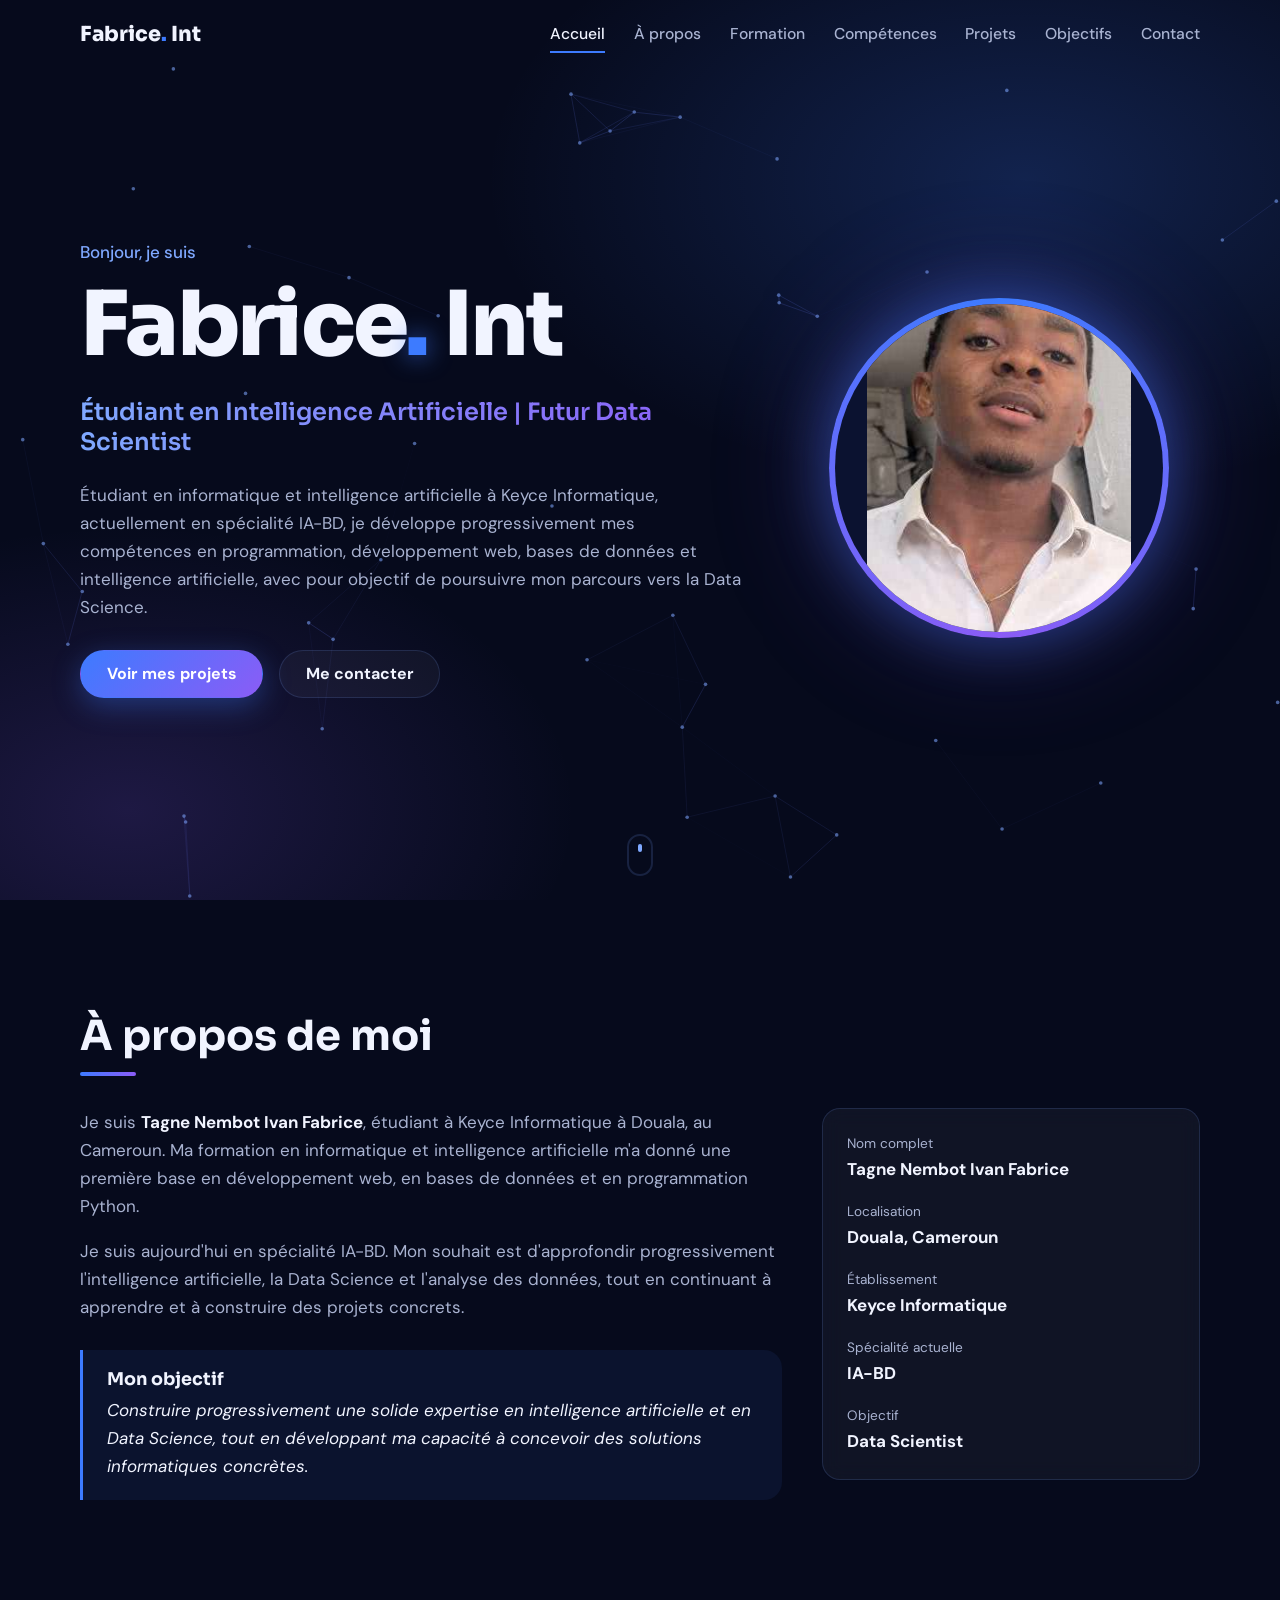
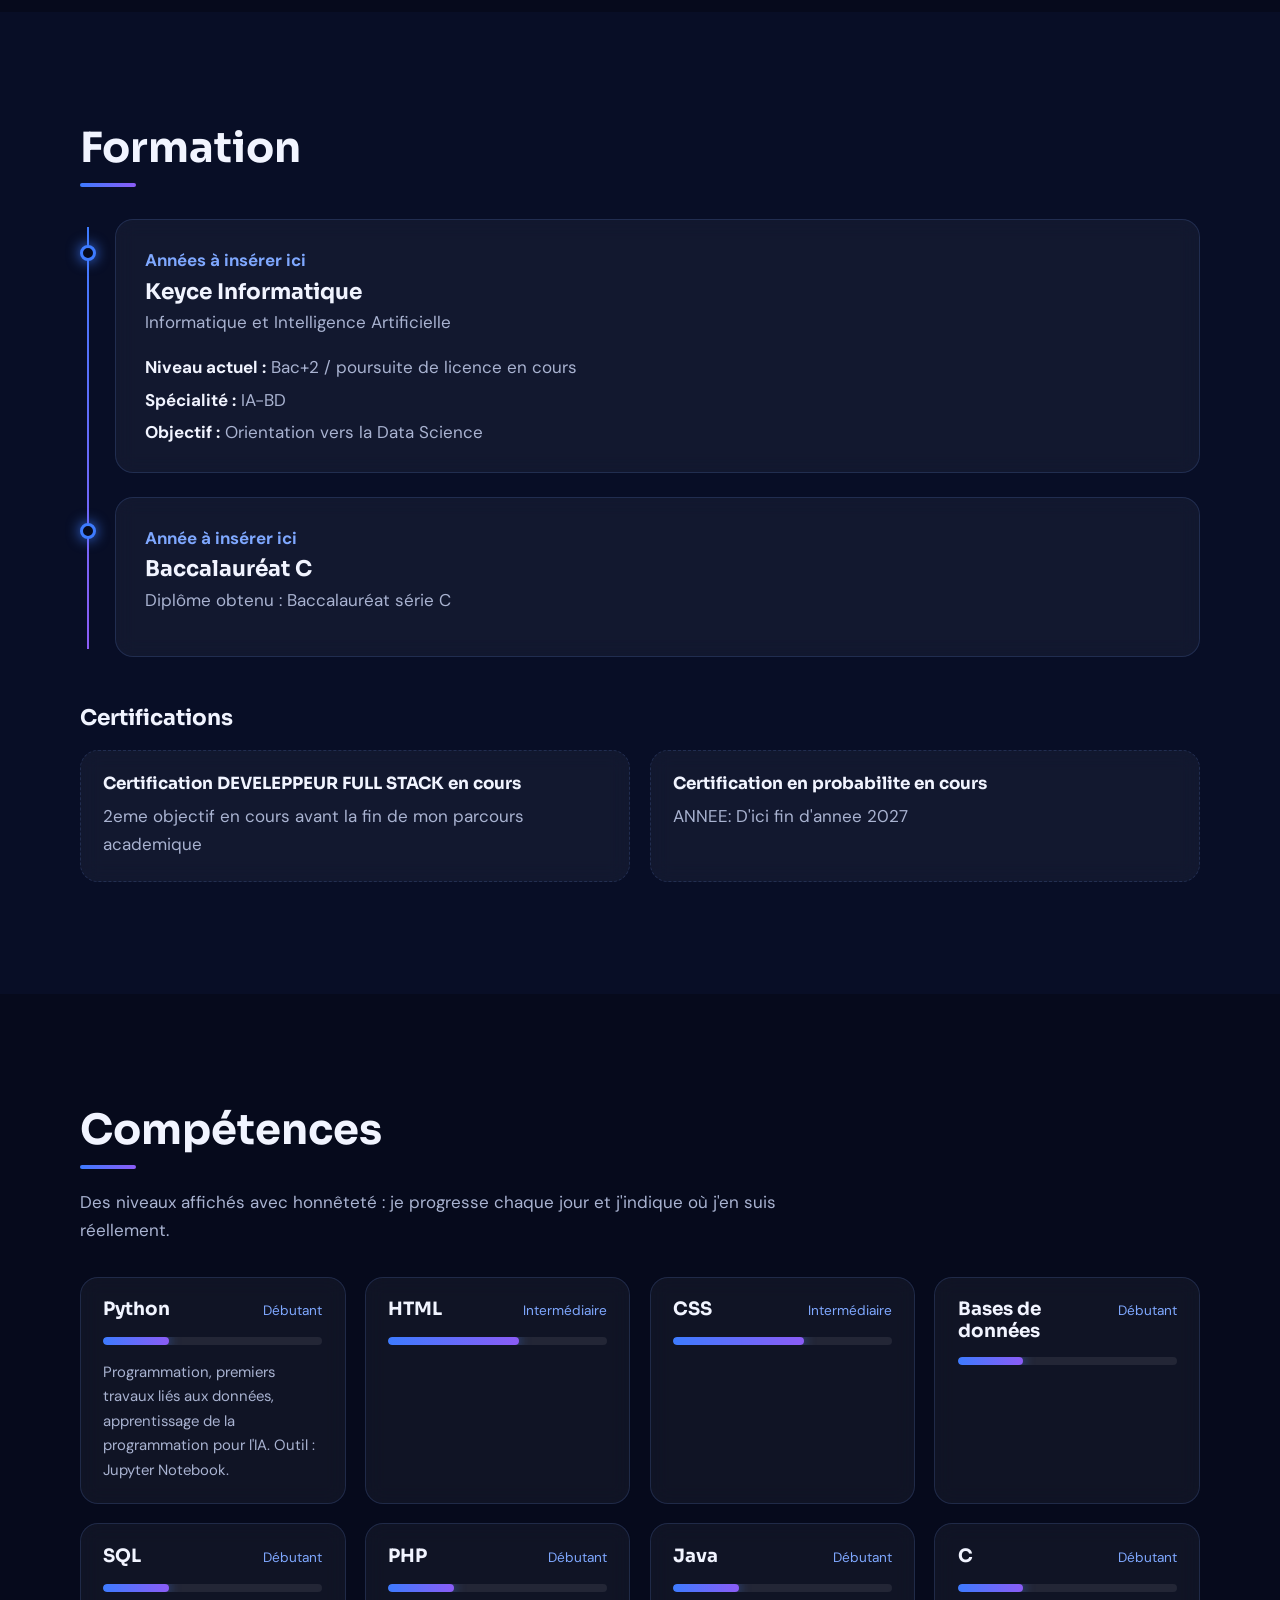
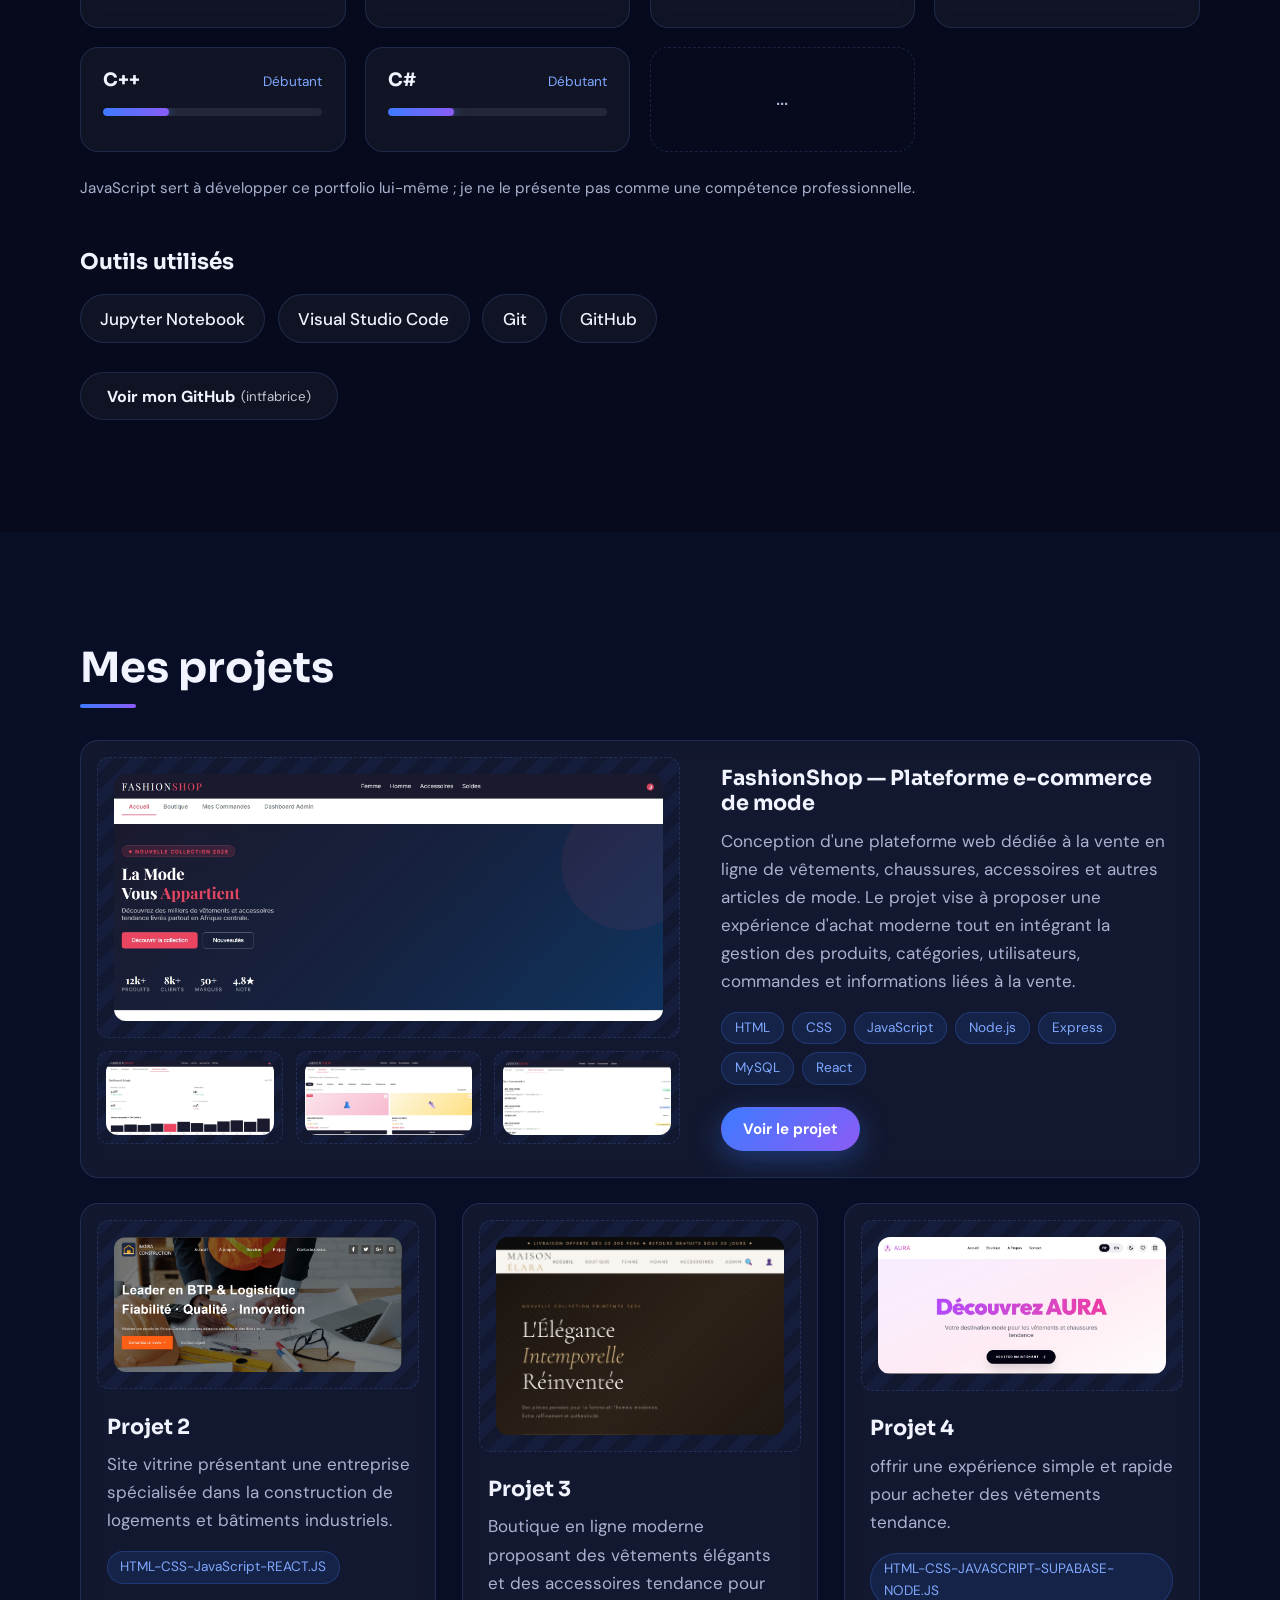
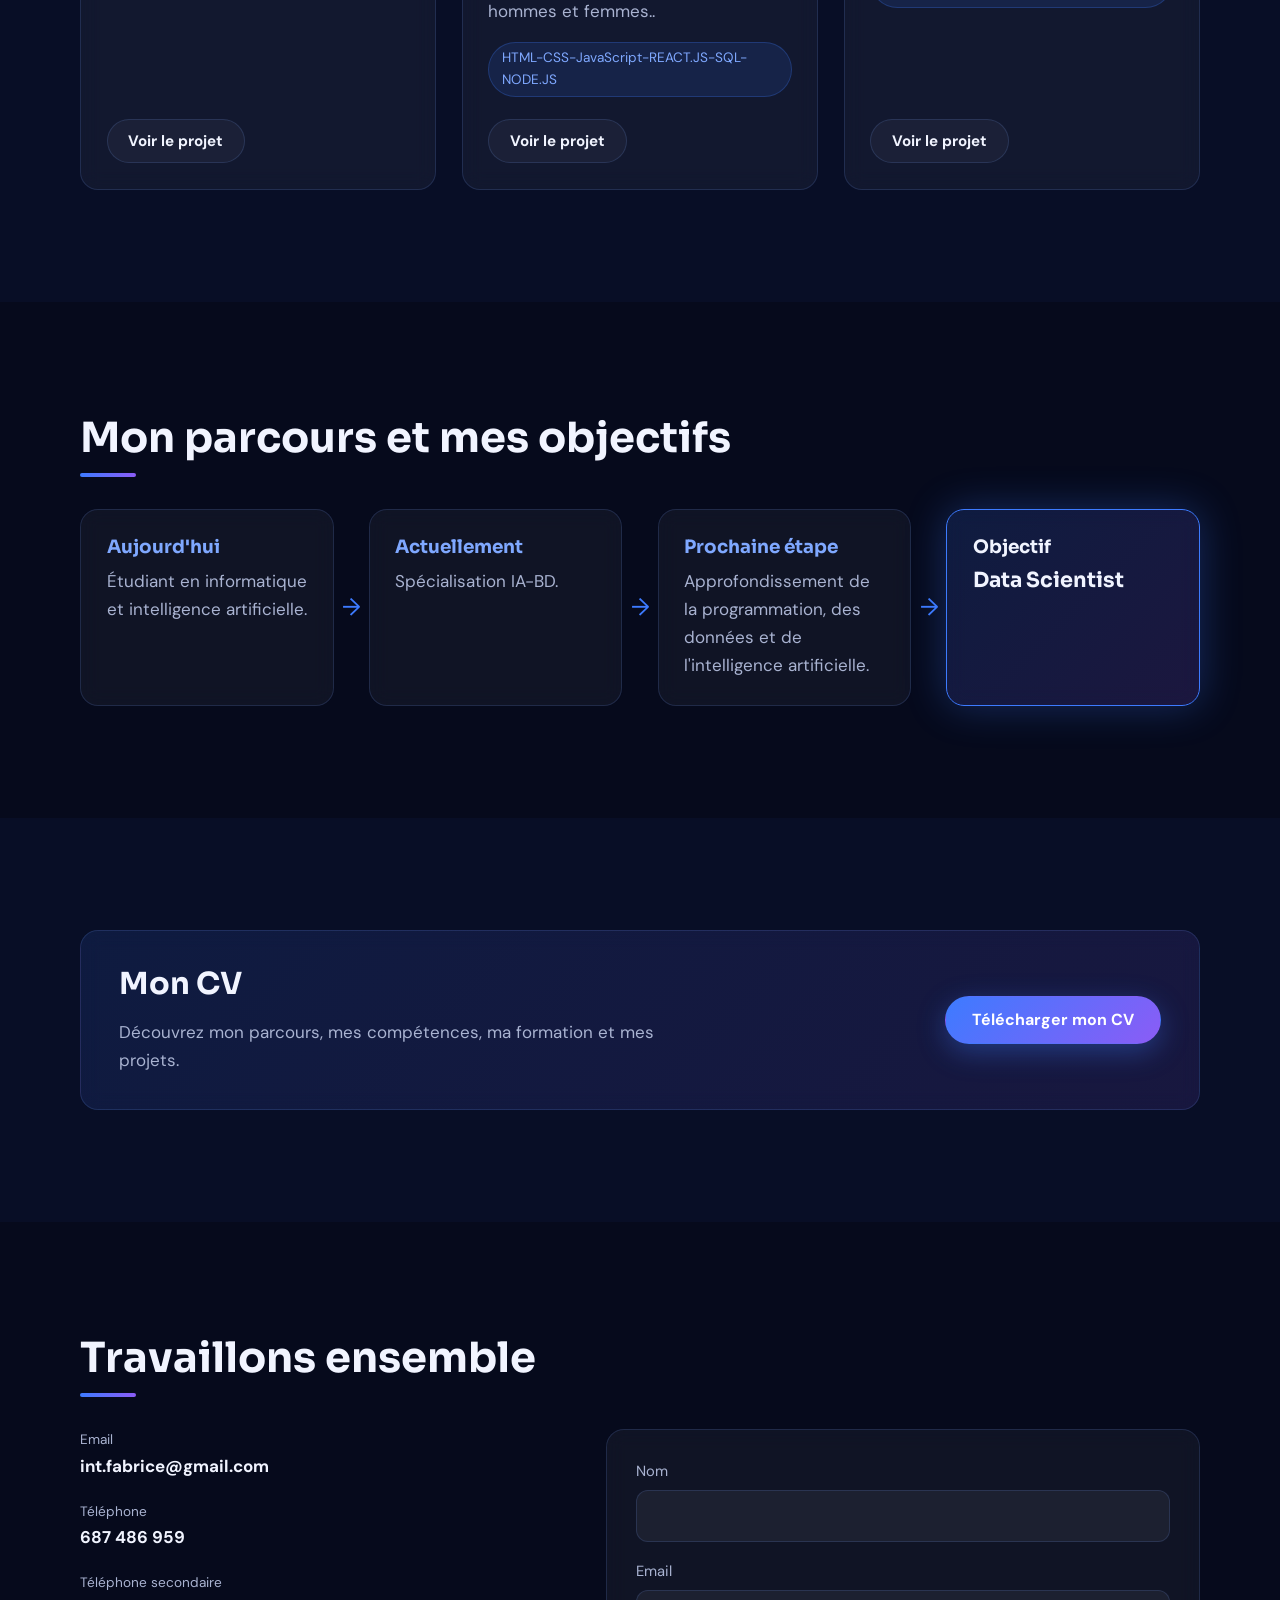
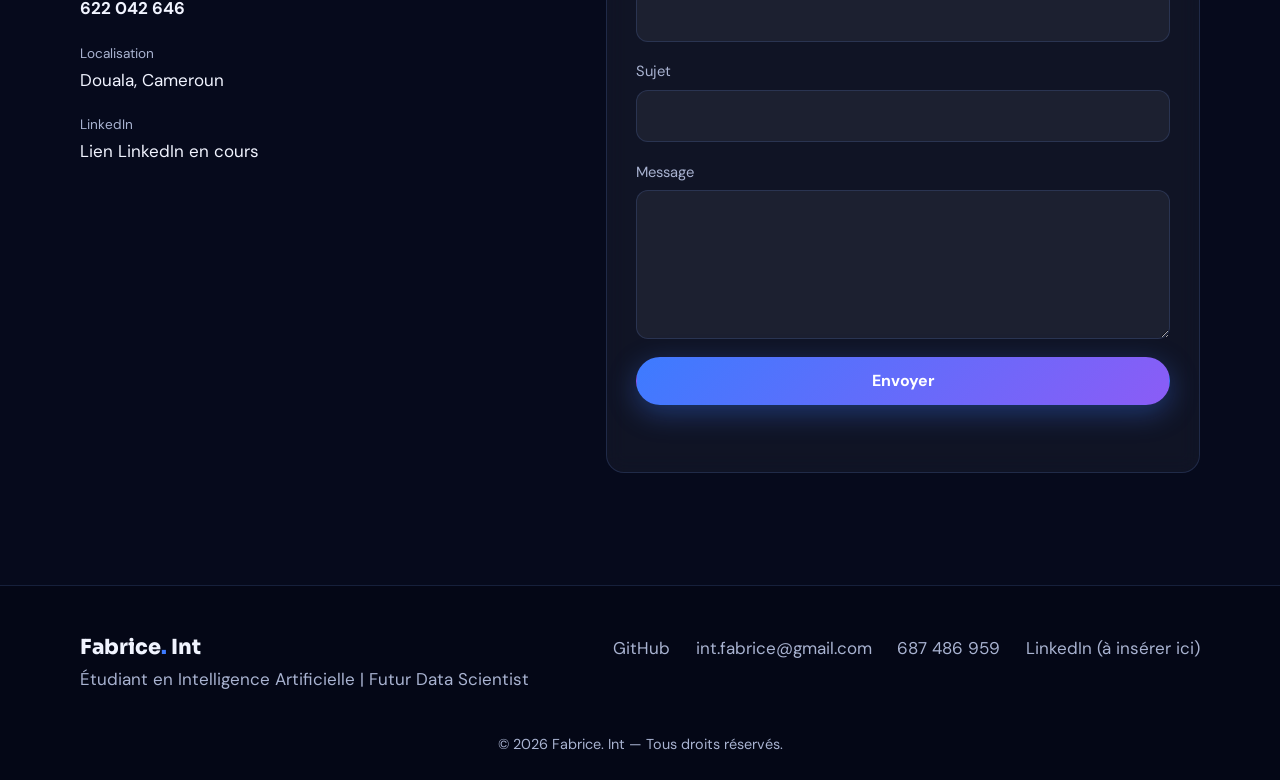
<file: index.html>
<!DOCTYPE html>
<html lang="fr">
<head>
  <meta charset="UTF-8">
  <meta name="viewport" content="width=device-width, initial-scale=1">
  <title>Fabrice. Int — Étudiant IA</title>
  <meta name="description" content="Portfolio de Fabrice. Int, étudiant en informatique et intelligence artificielle à Keyce Informatique (Douala, Cameroun), orienté Data Science et développement web.">
  <meta name="author" content="Tagne Nembot Ivan Fabrice">

  <!-- Open Graph : MODIFIER l'URL et l'image quand le site sera en ligne -->
  <meta property="og:type" content="website">
  <meta property="og:title" content="Fabrice. Int — Étudiant en IA | Futur Data Scientist">
  <meta property="og:description" content="Portfolio : compétences, formation et projets d'un étudiant en IA orienté Data Science.">
  <meta property="og:locale" content="fr_FR">
  <!-- INSÉRER ICI L'URL DU SITE : <meta property="og:url" content="https://..."> -->
  <!-- INSÉRER ICI L'IMAGE DE PARTAGE : <meta property="og:image" content="assets/images/og-image.jpg"> -->

  <!-- Favicon (SVG intégré). Pour un favicon personnalisé : INSÉRER FAVICON ICI (assets/images/favicon.png) -->
  <link rel="icon" href="data:image/svg+xml,%3Csvg xmlns='http://www.w3.org/2000/svg' viewBox='0 0 64 64'%3E%3Crect width='64' height='64' rx='16' fill='%23070b1d'/%3E%3Ctext x='32' y='43' font-size='30' font-family='Arial' font-weight='700' fill='%234d8bff' text-anchor='middle'%3EF.I%3C/text%3E%3C/svg%3E">

  <link rel="preconnect" href="https://fonts.googleapis.com">
  <link rel="preconnect" href="https://fonts.gstatic.com" crossorigin>
  <link href="https://fonts.googleapis.com/css2?family=Sora:wght@500;600;700;800&family=DM+Sans:wght@400;500;700&display=swap" rel="stylesheet">
  <link rel="stylesheet" href="css/style.css">
</head>
<body>
  <a class="skip-link" href="#accueil">Aller au contenu</a>

  <!-- ============ NAVIGATION ============ -->
  <header class="site-header" id="header">
    <nav class="nav container" aria-label="Navigation principale">
      <a href="#accueil" class="logo">Fabrice<span>.</span> Int</a>
      <button class="nav-toggle" id="navToggle" aria-label="Ouvrir le menu" aria-expanded="false" aria-controls="navMenu">
        <span></span><span></span><span></span>
      </button>
      <ul class="nav-menu" id="navMenu">
        <li><a href="#accueil">Accueil</a></li>
        <li><a href="#apropos">À propos</a></li>
        <li><a href="#formation">Formation</a></li>
        <li><a href="#competences">Compétences</a></li>
        <li><a href="#projets">Projets</a></li>
        <li><a href="#objectifs">Objectifs</a></li>
        <li><a href="#contact">Contact</a></li>
      </ul>
    </nav>
  </header>

  <main>
    <!-- ============ ACCUEIL ============ -->
    <section class="hero" id="accueil">
      <canvas id="network" aria-hidden="true"></canvas>
      <div class="container hero-grid">
        <div class="hero-text">
          <p class="hero-hello">Bonjour, je suis</p>
          <h1>Fabrice<span class="accent">.</span> Int</h1>
          <p class="hero-role">Étudiant en Intelligence Artificielle | Futur Data Scientist</p>
          <p class="hero-intro">
            Étudiant en informatique et intelligence artificielle à Keyce Informatique, actuellement en spécialité IA-BD,
            je développe progressivement mes compétences en programmation, développement web, bases de données et
            intelligence artificielle, avec pour objectif de poursuivre mon parcours vers la Data Science.
          </p>
          <div class="hero-actions">
            <a href="#projets" class="btn btn-primary">Voir mes projets</a>
            <a href="#contact" class="btn btn-ghost">Me contacter</a>
          </div>
        </div>

        <div class="hero-photo">
          <div class="photo-ring">
            <div class="photo-frame">
              <!-- INSÉRER LA PHOTO PROFESSIONNELLE ICI
                   1) Placez votre photo dans assets/images/ (ex. photo.jpg)
                   2) Remplacez le bloc .photo-placeholder ci-dessous par :
                      <img src="assets/images/photo.jpg" alt="Portrait de Fabrice. Int"> -->
              <div class="photo-placeholder">
                <svg viewBox="0 0 24 24" width="56" height="56" aria-hidden="true"><circle cx="12" cy="8" r="4" fill="none" stroke="currentColor" stroke-width="1.5"/><path d="M4 21c0-4.4 3.6-8 8-8s8 3.6 8 8" fill="none" stroke="currentColor" stroke-width="1.5" stroke-linecap="round"/></svg>
                <span><img src="assets/images/photo.jpg" alt="Portrait de Fabrice. Int"></span>
              </div>
            </div>
          </div>
        </div>
      </div>
      <a href="#apropos" class="scroll-hint" aria-label="Défiler vers la suite"><span></span></a>
    </section>

    <!-- ============ À PROPOS ============ -->
    <section class="section" id="apropos">
      <div class="container">
        <h2 class="section-title reveal">À propos de moi</h2>
        <div class="about-grid">
          <div class="about-text reveal">
            <p>
              Je suis <strong>Tagne Nembot Ivan Fabrice</strong>, étudiant à Keyce Informatique à Douala, au Cameroun.
              Ma formation en informatique et intelligence artificielle m'a donné une première base en développement web,
              en bases de données et en programmation Python.
            </p>
            <p>
              Je suis aujourd'hui en spécialité IA-BD. Mon souhait est d'approfondir progressivement l'intelligence
              artificielle, la Data Science et l'analyse des données, tout en continuant à apprendre et à construire
              des projets concrets.
            </p>
            <blockquote class="goal">
              <h3>Mon objectif</h3>
              <p>Construire progressivement une solide expertise en intelligence artificielle et en Data Science, tout en développant ma capacité à concevoir des solutions informatiques concrètes.</p>
            </blockquote>
          </div>
          <dl class="about-card glass reveal">
            <div><dt>Nom complet</dt><dd>Tagne Nembot Ivan Fabrice</dd></div>
            <div><dt>Localisation</dt><dd>Douala, Cameroun</dd></div>
            <div><dt>Établissement</dt><dd>Keyce Informatique</dd></div>
            <div><dt>Spécialité actuelle</dt><dd>IA-BD</dd></div>
            <div><dt>Objectif</dt><dd>Data Scientist</dd></div>
          </dl>
        </div>
      </div>
    </section>

    <!-- ============ FORMATION ============ -->
    <section class="section section-alt" id="formation">
      <div class="container">
        <h2 class="section-title reveal">Formation</h2>
        <ol class="timeline">
          <!-- Pour ajouter une étape : copier un bloc <li class="timeline-item"> et le placer à l'endroit voulu -->
          <li class="timeline-item reveal">
            <span class="timeline-dot" aria-hidden="true"></span>
            <div class="glass timeline-card">
              <p class="timeline-date">Années à insérer ici</p>
              <h3>Keyce Informatique</h3>
              <p class="timeline-sub">Informatique et Intelligence Artificielle</p>
              <ul class="meta-list">
                <li><b>Niveau actuel :</b> Bac+2 / poursuite de licence en cours</li>
                <li><b>Spécialité :</b> IA-BD</li>
                <li><b>Objectif :</b> Orientation vers la Data Science</li>
              </ul>
            </div>
          </li>
          <li class="timeline-item reveal">
            <span class="timeline-dot" aria-hidden="true"></span>
            <div class="glass timeline-card">
              <p class="timeline-date">Année à insérer ici</p>
              <h3>Baccalauréat C</h3>
              <p class="timeline-sub">Diplôme obtenu : Baccalauréat série C</p>
              <!-- INSÉRER ICI L'ÉTABLISSEMENT (lycée) SI VOUS SOUHAITEZ L'AFFICHER -->
            </div>
          </li>
        </ol>

        <h3 class="subtitle reveal">Certifications</h3>
        <div class="cert-grid">
          <!-- INSÉRER CERTIFICATION ICI — copier le bloc ci-dessous pour en ajouter d'autres -->
          <article class="glass cert-card reveal">
            <h4>Certification DEVELEPPEUR FULL STACK en cours</h4>
            <p>2eme objectif en cours avant la fin de mon parcours academique</p>
            <!-- INSÉRER ICI LE LIEN VERS LE CERTIFICAT : <a href="...">Voir le certificat</a> -->
          </article>
          <article class="glass cert-card reveal">
            <h4>Certification en probabilite en cours</h4>
            <p>ANNEE: D'ici fin d'annee 2027</p>
          </article>
        </div>
      </div>
    </section>

    <!-- ============ COMPÉTENCES ============ -->
    <section class="section" id="competences">
      <div class="container">
        <h2 class="section-title reveal">Compétences</h2>
        <p class="section-lead reveal">Des niveaux affichés avec honnêteté : je progresse chaque jour et j'indique où j'en suis réellement.</p>

        <div class="skills-grid">
          <!-- data-level : 1 = Débutant, 2 = Intermédiaire, 3 = Avancé (pour ajouter une compétence : copier un bloc) -->
          <article class="glass skill reveal" data-level="1">
            <div class="skill-head"><h3>Python</h3><span class="level">Débutant</span></div>
            <div class="bar"><i></i></div>
            <p>Programmation, premiers travaux liés aux données, apprentissage de la programmation pour l'IA. Outil : Jupyter Notebook.</p>
          </article>
          <article class="glass skill reveal" data-level="2">
            <div class="skill-head"><h3>HTML</h3><span class="level">Intermédiaire</span></div>
            <div class="bar"><i></i></div>
          </article>
          <article class="glass skill reveal" data-level="2">
            <div class="skill-head"><h3>CSS</h3><span class="level">Intermédiaire</span></div>
            <div class="bar"><i></i></div>
          </article>
          <article class="glass skill reveal" data-level="1">
            <div class="skill-head"><h3>Bases de données</h3><span class="level">Débutant</span></div>
            <div class="bar"><i></i></div>
          </article>
          <article class="glass skill reveal" data-level="1">
            <div class="skill-head"><h3>SQL</h3><span class="level">Débutant</span></div>
            <div class="bar"><i></i></div>
          </article>
          <article class="glass skill reveal" data-level="1">
            <div class="skill-head"><h3>PHP</h3><span class="level">Débutant</span></div>
            <div class="bar"><i></i></div>
          </article>
          <article class="glass skill reveal" data-level="1">
            <div class="skill-head"><h3>Java</h3><span class="level">Débutant</span></div>
            <div class="bar"><i></i></div>
          </article>
          <article class="glass skill reveal" data-level="1">
            <div class="skill-head"><h3>C</h3><span class="level">Débutant</span></div>
            <div class="bar"><i></i></div>
          </article>
          <article class="glass skill reveal" data-level="1">
            <div class="skill-head"><h3>C++</h3><span class="level">Débutant</span></div>
            <div class="bar"><i></i></div>
          </article>
          <article class="glass skill reveal" data-level="1">
            <div class="skill-head"><h3>C#</h3><span class="level">Débutant</span></div>
            <div class="bar"><i></i></div>
          </article>
          <!-- INSÉRER ICI UNE NOUVELLE COMPÉTENCE (copier un bloc <article class="glass skill reveal"> ci-dessus) -->
          <article class="skill skill-empty reveal">
            <h3>...</h3>
          </article>
        </div>
        <p class="note reveal">JavaScript sert à développer ce portfolio lui-même ; je ne le présente pas comme une compétence professionnelle.</p>

        <h3 class="subtitle reveal">Outils utilisés</h3>
        <ul class="tools reveal">
          <li class="glass">Jupyter Notebook</li>
          <li class="glass">Visual Studio Code</li>
          <li class="glass">Git</li>
          <li class="glass">GitHub</li>
          <!-- INSÉRER ICI UN NOUVEL OUTIL : <li class="glass">Nom de l'outil</li> -->
        </ul>
        <!-- MODIFIER LE LIEN GITHUB ICI si besoin -->
        <a class="btn btn-ghost reveal" href="https://github.com/intfabrice" target="_blank" rel="noopener noreferrer">Voir mon GitHub <small>(intfabrice)</small></a>
      </div>
    </section>

    <!-- ============ PROJETS ============ -->
    <section class="section section-alt" id="projets">
      <div class="container">
        <h2 class="section-title reveal">Mes projets</h2>

        <div class="projects-grid">
          <!-- ===== PROJET 1 : FashionShop ===== -->
          <article class="glass project project-main reveal">
            <div class="project-media">
              <!-- INSÉRER ICI LA CAPTURE PRINCIPALE DU PROJET
                   Ex. : <img src="assets/projects/fashionshop-1.jpg" alt="Page d'accueil de FashionShop"> -->
              <div class="shot shot-main"><img src="assets/images/capture1.png" alt="Page d'accueil de FashionShop"></div>
              <div class="gallery">
                <!-- INSÉRER ICI LES AUTRES CAPTURES (assets/projects/fashionshop-2.jpg, ...) -->
                <div class="shot"><img src="assets/images/capturep11.png" alt="Page d'accueil de FashionShop"></div>
                <div class="shot"><img src="assets/images/capturep12.png" alt="Page d'accueil de FashionShop"></div>
                <div class="shot"><img src="assets/images/capturep13.png" alt="Page d'accueil de FashionShop"></div>
              </div>
            </div>
            <div class="project-body">
              <h3>FashionShop — Plateforme e-commerce de mode</h3>
              <p>
                Conception d'une plateforme web dédiée à la vente en ligne de vêtements, chaussures, accessoires et autres
                articles de mode. Le projet vise à proposer une expérience d'achat moderne tout en intégrant la gestion des
                produits, catégories, utilisateurs, commandes et informations liées à la vente.
              </p>
              <!-- MODIFIER LES TECHNOLOGIES selon ce qui est réellement utilisé dans le projet -->
              <ul class="tags">
                <li>HTML</li><li>CSS</li><li>JavaScript</li><li>Node.js</li><li>Express</li><li>MySQL</li><li>React</li>
              </ul>
              <div class="project-actions">
                <!-- INSÉRER ICI LE LIEN DU PROJET (remplacer href="#") -->
                <a class="btn btn-primary" href="js/fashionshop_platform_preview.html" target="_blank">Voir le projet</a>
                <!-- INSÉRER ICI LE LIEN GITHUB DU PROJET (remplacer href="#") -->
                
              </div>
            </div>
          </article>

          <!-- ===== PROJETS 2, 3, 4 : MODÈLE À COPIER POUR EN AJOUTER D'AUTRES ===== -->
          <article class="glass project reveal">
            <div class="shot"><img src="assets/images/capturep1.png" alt="Page d'accueil de BATRA"></div>
            <div class="project-body">
              <h3>Projet 2 </h3>
              <p><!-- AJOUTER ICI LA DESCRIPTION DU PROJET -->Site vitrine présentant une entreprise spécialisée dans la construction de logements et bâtiments industriels.</p>
              <ul class="tags"><!-- AJOUTER ICI LES TECHNOLOGIES : <li>Techno</li> --><li>HTML-CSS-JavaScript-REACT.JS</li></ul>
              <div class="project-actions">
                <!-- AJOUTER ICI LE LIEN -->
                <a class="btn btn-ghost" href="https://drive.google.com/file/d/1ejMleQxvhxKP8lGyhW3S6qDTfC0mfYnG/view?usp=sharing" target="_blank">Voir le projet</a>
              
              </div>
            </div>
          </article>

          <article class="glass project reveal">
            <div class="shot"><img src="assets/images/capture3.png" alt="Page d'accueil de MAISON CLARA"></div>
            <div class="project-body">
              <h3>Projet 3 </h3>
              <p><!-- AJOUTER ICI LA DESCRIPTION DU PROJET -->Boutique en ligne moderne proposant des vêtements élégants et des accessoires tendance pour hommes et femmes..</p>
              <ul class="tags"><!-- AJOUTER ICI LES TECHNOLOGIES --><li>HTML-CSS-JavaScript-REACT.JS-SQL-NODE.JS</li></ul>
              <div class="project-actions">
                <!-- AJOUTER ICI LE LIEN -->
                <a class="btn btn-ghost" href="js/maison_elara_ecommerce_platform.html" target="_blank">Voir le projet</a>
                
              </div>
            </div>
          </article>

          <article class="glass project reveal">
            <div class="shot"><img src="assets/images/CAPTUREP4.png" alt="Page d'accueil de AURA"></div>
            <div class="project-body">
              <h3>Projet 4 </h3>
              <p><!-- AJOUTER ICI LA DESCRIPTION DU PROJET -->offrir une expérience simple et rapide pour acheter des vêtements tendance.</p>
              <ul class="tags"><!-- AJOUTER ICI LES TECHNOLOGIES --><li>HTML-CSS-JAVASCRIPT-SUPABASE-NODE.JS</li></ul>
              <div class="project-actions">
                <!-- AJOUTER ICI LE LIEN -->
                <a class="btn btn-ghost" href="https://e-commerce-aura-omega.vercel.app/#" target="_blank">Voir le projet</a>
              </div>
            </div>
          </article>
          <!-- AJOUTER ICI UN NOUVEAU PROJET : copier un bloc <article class="glass project reveal"> ci-dessus -->
        </div>
      </div>
    </section>

    <!-- ============ OBJECTIFS ============ -->
    <section class="section" id="objectifs">
      <div class="container">
        <h2 class="section-title reveal">Mon parcours et mes objectifs</h2>
        <ol class="path">
          <li class="glass path-step reveal"><h3>Aujourd'hui</h3><p>Étudiant en informatique et intelligence artificielle.</p></li>
          <li class="glass path-step reveal"><h3>Actuellement</h3><p>Spécialisation IA-BD.</p></li>
          <li class="glass path-step reveal"><h3>Prochaine étape</h3><p>Approfondissement de la programmation, des données et de l'intelligence artificielle.</p></li>
          <li class="glass path-step path-goal reveal"><h3>Objectif</h3><p>Data Scientist</p></li>
        </ol>
      </div>
    </section>

    <!-- ============ CV ============ -->
    <section class="section section-alt" id="cv">
      <div class="container">
        <div class="cv-card glass reveal">
          <div>
            <h2>Mon CV</h2>
            <p>Découvrez mon parcours, mes compétences, ma formation et mes projets.</p>
          </div>
          <!-- INSÉRER ICI LE FICHIER PDF DU CV : placez-le dans assets/cv/ sous le nom fabrice-int-cv.pdf -->
          <a class="btn btn-primary" href="assets/cv/fabrice-int-cv.pdf" download>Télécharger mon CV</a>
        </div>
      </div>
    </section>

    <!-- ============ CONTACT ============ -->
    <section class="section" id="contact">
      <div class="container">
        <h2 class="section-title reveal">Travaillons ensemble</h2>
        <div class="contact-grid">
          <ul class="contact-list reveal">
            <li><span>Email</span><a href="mailto:int.fabrice@gmail.com">int.fabrice@gmail.com</a></li>
            <li><span>Téléphone</span><a href="tel:+237687486959">687 486 959</a></li>
            <li><span>Téléphone secondaire</span><a href="tel:+237622042646">622 042 646</a></li>
            <li><span>Localisation</span>Douala, Cameroun</li>
            <!-- INSÉRER LIEN LINKEDIN ICI : <li><span>LinkedIn</span><a href="https://www.linkedin.com/in/...">Mon profil</a></li> -->
            <li><span>LinkedIn</span>Lien LinkedIn en cours</li>
          </ul>

          <!-- Le formulaire n'envoie pas d'email lui-même : il ouvre le logiciel de messagerie (mailto).
               Pour un vrai envoi, voir FORM_ENDPOINT dans js/script.js -->
          <form class="contact-form glass reveal" id="contactForm" novalidate>
            <label>Nom<input type="text" name="nom" autocomplete="name" required></label>
            <label>Email<input type="email" name="email" autocomplete="email" required></label>
            <label>Sujet<input type="text" name="sujet" required></label>
            <label>Message<textarea name="message" rows="5" required></textarea></label>
            <button class="btn btn-primary" type="submit">Envoyer</button>
            <p class="form-status" id="formStatus" role="status" aria-live="polite"></p>
          </form>
        </div>
      </div>
    </section>
  </main>

  <!-- ============ FOOTER ============ -->
  <footer class="footer">
    <div class="container footer-grid">
      <div>
        <p class="logo">Fabrice<span>.</span> Int</p>
        <p class="footer-tag">Étudiant en Intelligence Artificielle | Futur Data Scientist</p>
      </div>
      <ul class="footer-links">
        <li><a href="https://github.com/intfabrice" target="_blank" rel="noopener noreferrer">GitHub</a></li>
        <li><a href="mailto:int.fabrice@gmail.com">int.fabrice@gmail.com</a></li>
        <li><a href="tel:+237687486959">687 486 959</a></li>
        <!-- INSÉRER LIEN LINKEDIN ICI -->
        <li><a href="#" data-placeholder>LinkedIn (à insérer ici)</a></li>
        <!-- INSÉRER ICI UN AUTRE RÉSEAU SOCIAL (X, Instagram, ...) -->
      </ul>
    </div>
    <p class="copyright">© <span id="year">2026</span> Fabrice. Int — Tous droits réservés.</p>
  </footer>

  <button class="to-top" id="toTop" aria-label="Retour en haut" hidden>↑</button>
  <script src="js/script.js"></script>
</body>
</html>
</file>
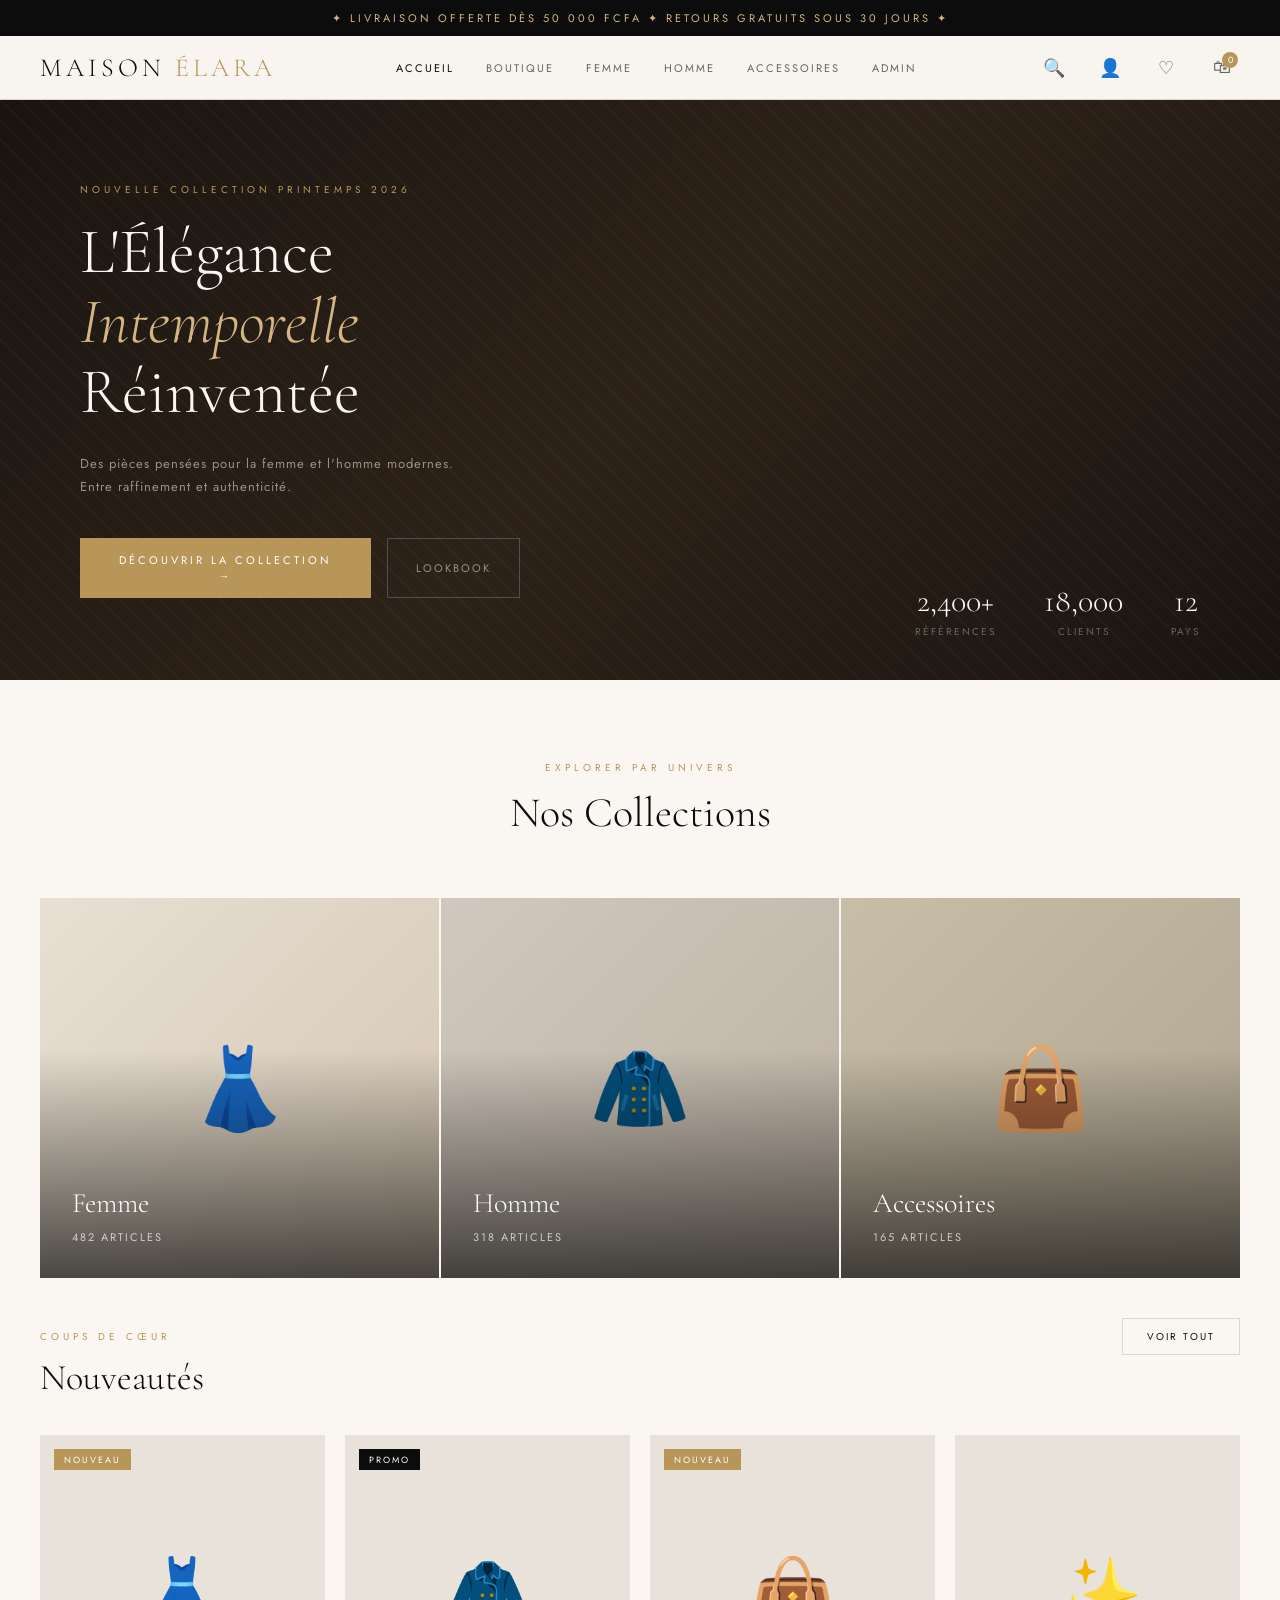
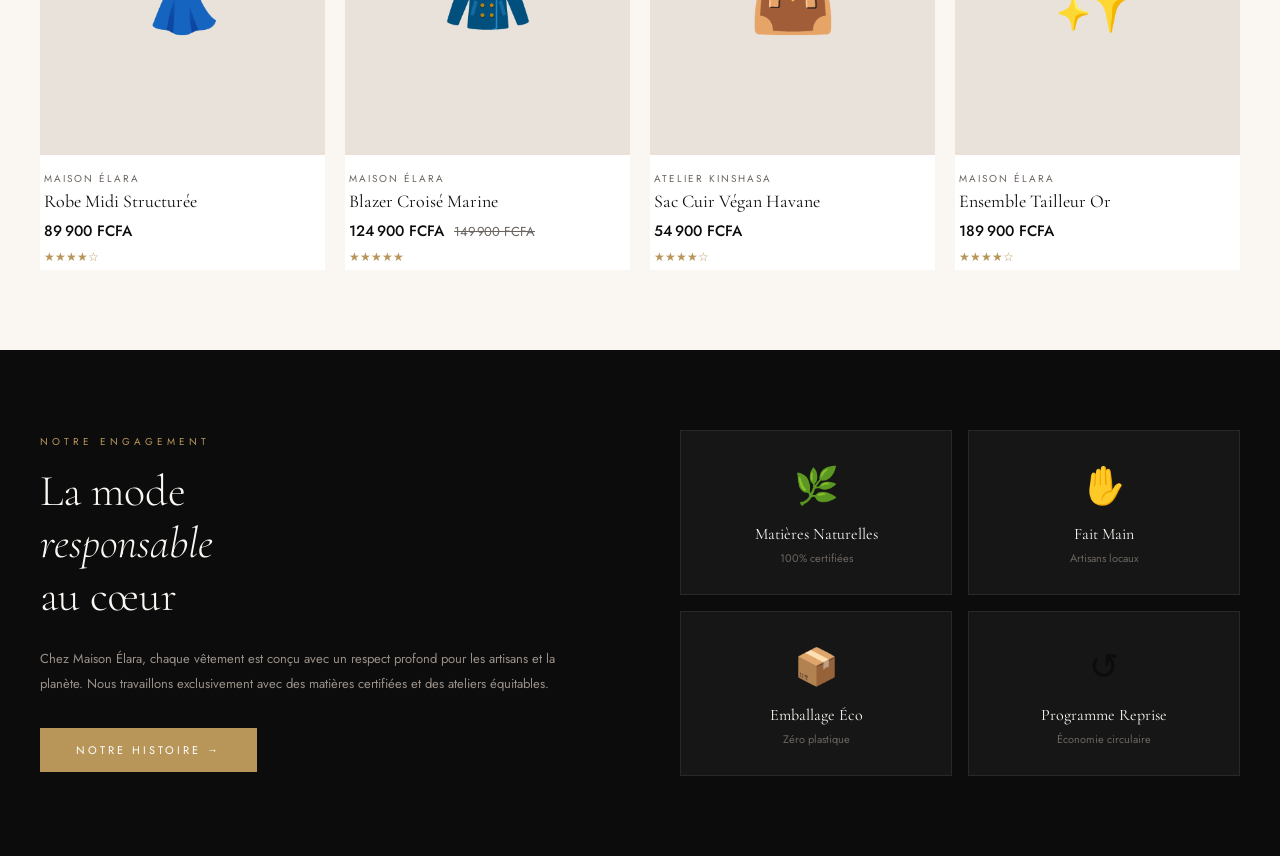
<file: js/maison_elara_ecommerce_platform.html>
<!DOCTYPE html>
<html lang="fr">
<head>
<meta charset="UTF-8">
<meta name="viewport" content="width=device-width, initial-scale=1.0">
<link rel="preconnect" href="https://fonts.googleapis.com">
<link href="https://fonts.googleapis.com/css2?family=Cormorant+Garamond:ital,wght@0,300;0,400;0,600;1,300;1,400&family=Jost:wght@300;400;500&display=swap" rel="stylesheet">
<style>
*{margin:0;padding:0;box-sizing:border-box}
:root{
  --gold:#B8965A;--gold-light:#D4B483;--gold-dark:#8A6E3E;
  --black:#0C0C0C;--off-white:#F8F4EF;--warm-white:#FAF7F3;
  --gray:#6B6560;--light-gray:#E8E2DA;--border:#DDD6CC;
  --font-serif:'Cormorant Garamond',serif;
  --font-sans:'Jost',sans-serif;
}
body{font-family:var(--font-sans);background:var(--warm-white);color:var(--black);overflow-x:hidden;font-size:14px}
h1,h2,h3,h4{font-family:var(--font-serif)}

/* ── NAVIGATION ── */
nav{position:sticky;top:0;z-index:100;background:var(--off-white);border-bottom:1px solid var(--border);display:flex;align-items:center;justify-content:space-between;padding:0 40px;height:64px}
.nav-logo{font-family:var(--font-serif);font-size:26px;font-weight:300;letter-spacing:4px;color:var(--black);cursor:pointer}
.nav-logo span{color:var(--gold)}
.nav-links{display:flex;gap:32px;list-style:none}
.nav-links li{font-size:11px;letter-spacing:2px;text-transform:uppercase;cursor:pointer;color:var(--gray);transition:color .2s}
.nav-links li:hover,.nav-links li.active{color:var(--black)}
.nav-actions{display:flex;align-items:center;gap:20px}
.nav-icon{width:36px;height:36px;border:none;background:transparent;cursor:pointer;font-size:18px;color:var(--gray);display:flex;align-items:center;justify-content:center;transition:color .2s;position:relative}
.nav-icon:hover{color:var(--black)}
.cart-badge{position:absolute;top:2px;right:2px;background:var(--gold);color:white;border-radius:50%;width:16px;height:16px;font-size:9px;display:flex;align-items:center;justify-content:center;font-family:var(--font-sans)}

/* ── PAGES ── */
.page{display:none;animation:fadeIn .4s ease}
.page.active{display:block}
@keyframes fadeIn{from{opacity:0;transform:translateY(10px)}to{opacity:1;transform:translateY(0)}}

/* ── HERO ── */
.hero{height:580px;background:linear-gradient(135deg,#1a1410 0%,#2d2219 50%,#1a1410 100%);display:flex;align-items:center;position:relative;overflow:hidden}
.hero-pattern{position:absolute;inset:0;opacity:.06;background-image:repeating-linear-gradient(45deg,#B8965A 0,#B8965A 1px,transparent 0,transparent 50%);background-size:20px 20px}
.hero-content{position:relative;z-index:2;padding:0 80px;max-width:600px}
.hero-tag{font-size:10px;letter-spacing:4px;text-transform:uppercase;color:var(--gold);margin-bottom:20px;display:block}
.hero-title{font-family:var(--font-serif);font-size:64px;font-weight:300;line-height:1.1;color:#FAF7F3;margin-bottom:24px}
.hero-title em{font-style:italic;color:var(--gold-light)}
.hero-sub{font-size:13px;color:#9A9088;letter-spacing:1px;margin-bottom:40px;line-height:1.8}
.btn-primary{display:inline-flex;align-items:center;gap:12px;background:var(--gold);color:white;border:none;padding:14px 36px;font-family:var(--font-sans);font-size:11px;letter-spacing:3px;text-transform:uppercase;cursor:pointer;transition:all .3s}
.btn-primary:hover{background:var(--gold-dark);transform:translateY(-1px)}
.btn-outline{display:inline-flex;align-items:center;gap:10px;background:transparent;color:var(--black);border:1px solid var(--border);padding:12px 28px;font-family:var(--font-sans);font-size:11px;letter-spacing:2px;text-transform:uppercase;cursor:pointer;transition:all .3s}
.btn-outline:hover{border-color:var(--gold);color:var(--gold)}
.hero-stats{position:absolute;bottom:40px;right:80px;display:flex;gap:48px}
.stat{text-align:center}
.stat-num{font-family:var(--font-serif);font-size:32px;font-weight:300;color:#FAF7F3;display:block}
.stat-label{font-size:10px;letter-spacing:2px;text-transform:uppercase;color:#6B6560}

/* ── SECTION CATEGORIES ── */
.section{padding:80px 40px}
.section-header{text-align:center;margin-bottom:60px}
.section-tag{font-size:10px;letter-spacing:4px;text-transform:uppercase;color:var(--gold);display:block;margin-bottom:12px}
.section-title{font-family:var(--font-serif);font-size:42px;font-weight:300;color:var(--black)}
.cats-grid{display:grid;grid-template-columns:repeat(3,1fr);gap:2px}
.cat-card{position:relative;overflow:hidden;cursor:pointer;height:380px;background:var(--light-gray)}
.cat-card::before{content:'';position:absolute;inset:0;background:linear-gradient(to top,rgba(12,12,12,.7) 0%,transparent 60%);z-index:1;transition:opacity .3s}
.cat-card:hover::before{opacity:.9}
.cat-img{width:100%;height:100%;object-fit:cover;background:var(--light-gray);transition:transform .5s}
.cat-card:hover .cat-img{transform:scale(1.05)}
.cat-fake-img{width:100%;height:100%;display:flex;align-items:center;justify-content:center;font-size:80px;transition:transform .5s}
.cat-card:hover .cat-fake-img{transform:scale(1.05)}
.cat-info{position:absolute;bottom:32px;left:32px;z-index:2;color:white}
.cat-info h3{font-family:var(--font-serif);font-size:28px;font-weight:300;margin-bottom:6px}
.cat-info span{font-size:11px;letter-spacing:2px;opacity:.7;text-transform:uppercase}

/* ── PRODUITS GRID ── */
.products-layout{display:grid;grid-template-columns:240px 1fr;gap:32px;padding:40px}
.filters-panel{background:white;border:1px solid var(--border);padding:28px;height:fit-content;position:sticky;top:80px}
.filter-title{font-size:10px;letter-spacing:3px;text-transform:uppercase;color:var(--gray);margin-bottom:20px;display:block}
.filter-group{margin-bottom:32px;border-bottom:1px solid var(--border);padding-bottom:24px}
.filter-group-title{font-family:var(--font-serif);font-size:15px;margin-bottom:14px;cursor:pointer;display:flex;justify-content:space-between;align-items:center}
.filter-option{display:flex;align-items:center;gap:10px;margin-bottom:10px;cursor:pointer;font-size:13px;color:var(--gray)}
.filter-option input{accent-color:var(--gold);width:14px;height:14px}
.filter-option:hover{color:var(--black)}
.size-btn{border:1px solid var(--border);background:white;padding:6px 12px;font-size:12px;cursor:pointer;transition:all .2s;font-family:var(--font-sans)}
.size-btn:hover,.size-btn.sel{border-color:var(--black);background:var(--black);color:white}
.color-dot{width:22px;height:22px;border-radius:50%;cursor:pointer;border:2px solid transparent;transition:border-color .2s}
.color-dot:hover,.color-dot.sel{border-color:var(--black)}
.price-range{width:100%;accent-color:var(--gold);margin:10px 0}
.products-grid{display:grid;grid-template-columns:repeat(3,1fr);gap:24px}
.product-card{cursor:pointer;position:relative;background:white}
.product-card:hover .product-actions{opacity:1}
.product-img-wrap{position:relative;overflow:hidden;height:320px;background:var(--light-gray)}
.product-fake-img{width:100%;height:100%;display:flex;align-items:center;justify-content:center;font-size:72px;transition:transform .4s}
.product-card:hover .product-fake-img{transform:scale(1.04)}
.product-actions{position:absolute;bottom:0;left:0;right:0;background:rgba(12,12,12,.85);padding:14px;display:flex;gap:8px;opacity:0;transition:opacity .3s}
.act-btn{flex:1;border:none;padding:10px;font-family:var(--font-sans);font-size:10px;letter-spacing:2px;text-transform:uppercase;cursor:pointer;transition:background .2s}
.act-btn.cart{background:var(--gold);color:white}
.act-btn.cart:hover{background:var(--gold-dark)}
.act-btn.wish{background:transparent;border:1px solid rgba(255,255,255,.4);color:white}
.act-btn.wish:hover{border-color:white}
.product-badge{position:absolute;top:14px;left:14px;padding:4px 10px;font-size:9px;letter-spacing:2px;text-transform:uppercase;font-family:var(--font-sans)}
.badge-new{background:var(--gold);color:white}
.badge-sale{background:var(--black);color:white}
.product-info{padding:16px 4px 4px}
.product-brand{font-size:10px;letter-spacing:2px;text-transform:uppercase;color:var(--gray);margin-bottom:4px}
.product-name{font-family:var(--font-serif);font-size:18px;font-weight:400;margin-bottom:8px}
.product-price{display:flex;align-items:center;gap:10px}
.price-current{font-size:15px;font-weight:500;color:var(--black)}
.price-old{font-size:13px;color:var(--gray);text-decoration:line-through}
.stars{color:var(--gold);font-size:12px;margin-top:6px}

/* ── PRODUCT DETAIL ── */
.product-detail{display:grid;grid-template-columns:1fr 1fr;gap:0;min-height:calc(100vh - 64px)}
.product-gallery{background:var(--light-gray);position:relative;display:flex;flex-direction:column}
.gallery-main{flex:1;display:flex;align-items:center;justify-content:center;font-size:140px;min-height:500px;background:var(--off-white)}
.gallery-thumbs{display:flex;gap:8px;padding:16px}
.thumb{width:72px;height:72px;background:var(--light-gray);cursor:pointer;display:flex;align-items:center;justify-content:center;font-size:28px;border:2px solid transparent;transition:border-color .2s}
.thumb.active,.thumb:hover{border-color:var(--gold)}
.product-info-panel{padding:60px 52px;overflow-y:auto}
.product-breadcrumb{font-size:11px;letter-spacing:1px;color:var(--gray);margin-bottom:24px;display:flex;gap:8px;align-items:center}
.product-detail-name{font-family:var(--font-serif);font-size:38px;font-weight:300;line-height:1.2;margin-bottom:8px}
.product-detail-brand{font-size:11px;letter-spacing:3px;text-transform:uppercase;color:var(--gold);margin-bottom:20px}
.product-detail-price{font-size:28px;font-family:var(--font-serif);margin-bottom:28px;display:flex;align-items:baseline;gap:16px}
.product-detail-desc{font-size:13px;line-height:1.9;color:var(--gray);margin-bottom:32px}
.option-label{font-size:10px;letter-spacing:3px;text-transform:uppercase;color:var(--gray);margin-bottom:12px;display:block}
.sizes-row{display:flex;gap:8px;flex-wrap:wrap;margin-bottom:24px}
.colors-row{display:flex;gap:10px;margin-bottom:32px}
.qty-row{display:flex;align-items:center;gap:16px;margin-bottom:24px}
.qty-btn{width:36px;height:36px;border:1px solid var(--border);background:white;font-size:18px;cursor:pointer;display:flex;align-items:center;justify-content:center}
.qty-num{font-size:16px;font-family:var(--font-serif);min-width:24px;text-align:center}
.add-cart-btn{width:100%;padding:16px;background:var(--black);color:white;border:none;font-family:var(--font-sans);font-size:11px;letter-spacing:3px;text-transform:uppercase;cursor:pointer;margin-bottom:12px;transition:background .3s}
.add-cart-btn:hover{background:#2a2a2a}
.wishlist-btn{width:100%;padding:14px;background:transparent;border:1px solid var(--border);font-family:var(--font-sans);font-size:11px;letter-spacing:2px;text-transform:uppercase;cursor:pointer;transition:border-color .3s}
.wishlist-btn:hover{border-color:var(--gold);color:var(--gold)}
.delivery-info{display:flex;gap:20px;margin-top:28px;padding-top:28px;border-top:1px solid var(--border)}
.del-item{display:flex;align-items:center;gap:8px;font-size:11px;color:var(--gray)}

/* ── CART SIDE PANEL ── */
.cart-overlay{position:fixed;inset:0;background:rgba(0,0,0,.5);z-index:200;opacity:0;pointer-events:none;transition:opacity .3s}
.cart-overlay.open{opacity:1;pointer-events:all}
.cart-panel{position:fixed;right:-420px;top:0;bottom:0;width:420px;background:var(--off-white);z-index:201;transition:right .35s cubic-bezier(.4,0,.2,1);display:flex;flex-direction:column}
.cart-panel.open{right:0}
.cart-header{padding:24px 28px;border-bottom:1px solid var(--border);display:flex;justify-content:space-between;align-items:center}
.cart-header h3{font-family:var(--font-serif);font-size:24px;font-weight:300}
.cart-close{background:none;border:none;font-size:22px;cursor:pointer;color:var(--gray);transition:color .2s}
.cart-close:hover{color:var(--black)}
.cart-items{flex:1;overflow-y:auto;padding:20px 28px}
.cart-item{display:flex;gap:16px;padding:20px 0;border-bottom:1px solid var(--border)}
.cart-item-img{width:80px;height:96px;background:var(--light-gray);display:flex;align-items:center;justify-content:center;font-size:32px;flex-shrink:0}
.cart-item-details{flex:1}
.cart-item-name{font-family:var(--font-serif);font-size:17px;margin-bottom:4px}
.cart-item-meta{font-size:11px;color:var(--gray);margin-bottom:10px;letter-spacing:1px}
.cart-item-actions{display:flex;align-items:center;justify-content:space-between}
.cart-qty{display:flex;align-items:center;gap:10px}
.cart-qty button{width:26px;height:26px;border:1px solid var(--border);background:white;cursor:pointer;font-size:14px}
.cart-qty span{font-size:13px;min-width:20px;text-align:center}
.cart-item-price{font-size:15px;font-weight:500}
.remove-btn{background:none;border:none;color:var(--gray);cursor:pointer;font-size:16px;transition:color .2s}
.remove-btn:hover{color:#c0392b}
.cart-footer{padding:24px 28px;border-top:1px solid var(--border)}
.cart-subtotal{display:flex;justify-content:space-between;margin-bottom:8px;font-size:13px}
.cart-total{display:flex;justify-content:space-between;margin-bottom:24px;font-family:var(--font-serif);font-size:22px}
.checkout-btn{width:100%;padding:16px;background:var(--gold);color:white;border:none;font-family:var(--font-sans);font-size:11px;letter-spacing:3px;text-transform:uppercase;cursor:pointer;transition:background .3s;margin-bottom:10px}
.checkout-btn:hover{background:var(--gold-dark)}
.promo-row{display:flex;gap:8px;margin-bottom:20px}
.promo-input{flex:1;padding:10px 14px;border:1px solid var(--border);background:white;font-family:var(--font-sans);font-size:12px;outline:none}
.promo-input:focus{border-color:var(--gold)}
.promo-apply{padding:10px 16px;background:transparent;border:1px solid var(--border);font-family:var(--font-sans);font-size:10px;letter-spacing:2px;text-transform:uppercase;cursor:pointer}

/* ── CHECKOUT ── */
.checkout-layout{display:grid;grid-template-columns:1fr 400px;gap:0;min-height:calc(100vh - 64px)}
.checkout-form{padding:52px 60px;border-right:1px solid var(--border)}
.checkout-summary{padding:52px 40px;background:var(--off-white)}
.steps{display:flex;gap:0;margin-bottom:48px;border-bottom:1px solid var(--border);padding-bottom:0}
.step{flex:1;padding:12px 0;text-align:center;font-size:10px;letter-spacing:2px;text-transform:uppercase;color:var(--gray);border-bottom:2px solid transparent;cursor:pointer;transition:all .2s}
.step.active{color:var(--gold);border-bottom-color:var(--gold)}
.step.done{color:var(--black)}
.form-row{display:grid;grid-template-columns:1fr 1fr;gap:16px;margin-bottom:16px}
.form-group{margin-bottom:16px;display:flex;flex-direction:column;gap:6px}
.form-group label{font-size:10px;letter-spacing:2px;text-transform:uppercase;color:var(--gray)}
.form-group input,.form-group select{padding:12px 16px;border:1px solid var(--border);background:white;font-family:var(--font-sans);font-size:13px;outline:none;transition:border-color .2s}
.form-group input:focus,.form-group select:focus{border-color:var(--gold)}
.form-section-title{font-family:var(--font-serif);font-size:24px;font-weight:300;margin-bottom:28px}
.shipping-option{border:1px solid var(--border);padding:16px;margin-bottom:10px;cursor:pointer;display:flex;justify-content:space-between;align-items:center;transition:border-color .2s}
.shipping-option.sel{border-color:var(--gold);background:#FBF8F4}
.shipping-option input{accent-color:var(--gold)}
.ship-name{font-size:13px;font-weight:500;margin-bottom:2px}
.ship-desc{font-size:11px;color:var(--gray)}
.ship-price{font-size:15px;font-weight:500}
.payment-card{border:1px solid var(--border);padding:20px;margin-bottom:10px;cursor:pointer;display:flex;align-items:center;gap:14px;transition:border-color .2s}
.payment-card.sel{border-color:var(--gold)}
.pay-icon{width:44px;height:28px;border-radius:4px;display:flex;align-items:center;justify-content:center;font-size:18px}
.pay-name{font-size:13px}
.pay-sub{font-size:11px;color:var(--gray)}
.order-summary-title{font-family:var(--font-serif);font-size:22px;font-weight:300;margin-bottom:28px}
.summary-item{display:flex;gap:14px;margin-bottom:16px}
.summary-img{width:56px;height:68px;background:var(--light-gray);display:flex;align-items:center;justify-content:center;font-size:22px;flex-shrink:0}
.summary-item-info{flex:1}
.summary-item-name{font-family:var(--font-serif);font-size:15px;margin-bottom:2px}
.summary-item-meta{font-size:11px;color:var(--gray)}
.summary-item-price{font-size:14px;font-weight:500}
.summary-line{display:flex;justify-content:space-between;font-size:13px;margin-bottom:10px;color:var(--gray)}
.summary-divider{border:none;border-top:1px solid var(--border);margin:16px 0}
.summary-total{display:flex;justify-content:space-between;font-family:var(--font-serif);font-size:22px}
.place-order-btn{width:100%;padding:16px;background:var(--black);color:white;border:none;font-family:var(--font-sans);font-size:11px;letter-spacing:3px;text-transform:uppercase;cursor:pointer;margin-top:24px;transition:background .3s}
.place-order-btn:hover{background:#2a2a2a}

/* ── ACCOUNT ── */
.account-layout{display:grid;grid-template-columns:260px 1fr;gap:0;min-height:calc(100vh - 64px)}
.account-sidebar{padding:48px 28px;border-right:1px solid var(--border);background:white}
.account-avatar{width:72px;height:72px;background:var(--gold);color:white;border-radius:50%;display:flex;align-items:center;justify-content:center;font-family:var(--font-serif);font-size:28px;margin-bottom:16px}
.account-name{font-family:var(--font-serif);font-size:22px;margin-bottom:4px}
.account-email{font-size:12px;color:var(--gray);margin-bottom:32px}
.account-nav{list-style:none}
.account-nav li{padding:12px 16px;font-size:12px;letter-spacing:1.5px;text-transform:uppercase;cursor:pointer;color:var(--gray);border-left:2px solid transparent;transition:all .2s;margin-bottom:2px}
.account-nav li:hover,.account-nav li.active{color:var(--black);border-left-color:var(--gold);background:var(--off-white)}
.account-main{padding:48px 52px}
.account-section-title{font-family:var(--font-serif);font-size:32px;font-weight:300;margin-bottom:32px}
.kpi-grid{display:grid;grid-template-columns:repeat(3,1fr);gap:16px;margin-bottom:40px}
.kpi-card{background:white;border:1px solid var(--border);padding:24px;text-align:center}
.kpi-num{font-family:var(--font-serif);font-size:36px;font-weight:300;color:var(--gold);display:block;margin-bottom:4px}
.kpi-label{font-size:10px;letter-spacing:2px;text-transform:uppercase;color:var(--gray)}
.order-row{display:flex;align-items:center;justify-content:space-between;padding:16px;border:1px solid var(--border);margin-bottom:8px;background:white}
.order-id{font-size:12px;letter-spacing:1px;color:var(--gray)}
.order-name{font-family:var(--font-serif);font-size:16px}
.order-status{padding:4px 12px;font-size:10px;letter-spacing:2px;text-transform:uppercase}
.status-delivered{background:#EAF3DE;color:#3B6D11}
.status-shipped{background:#E6F1FB;color:#185FA5}
.status-processing{background:#FAEEDA;color:#854F0B}
.order-amount{font-size:15px;font-weight:500}

/* ── ADMIN ── */
.admin-layout{display:grid;grid-template-columns:220px 1fr;min-height:calc(100vh - 64px)}
.admin-sidebar{background:var(--black);padding:28px 0}
.admin-nav-item{display:flex;align-items:center;gap:12px;padding:13px 24px;font-size:12px;letter-spacing:1.5px;text-transform:uppercase;color:#888;cursor:pointer;transition:all .2s}
.admin-nav-item:hover,.admin-nav-item.active{color:white;background:rgba(184,150,90,.15)}
.admin-nav-item svg{width:16px;height:16px;flex-shrink:0}
.admin-main{padding:40px;background:#F5F3EF}
.admin-header{display:flex;justify-content:space-between;align-items:center;margin-bottom:36px}
.admin-title{font-family:var(--font-serif);font-size:32px;font-weight:300}
.admin-kpi{display:grid;grid-template-columns:repeat(4,1fr);gap:16px;margin-bottom:32px}
.admin-kpi-card{background:white;padding:24px;border:1px solid var(--border)}
.admin-kpi-label{font-size:10px;letter-spacing:2px;text-transform:uppercase;color:var(--gray);margin-bottom:8px}
.admin-kpi-value{font-family:var(--font-serif);font-size:32px;font-weight:300;color:var(--black)}
.admin-kpi-trend{font-size:11px;color:#3B6D11;margin-top:4px}
.admin-table{background:white;border:1px solid var(--border);overflow:hidden}
.admin-table table{width:100%;border-collapse:collapse}
.admin-table th{padding:12px 20px;text-align:left;font-size:10px;letter-spacing:2px;text-transform:uppercase;color:var(--gray);border-bottom:1px solid var(--border);font-weight:400}
.admin-table td{padding:14px 20px;border-bottom:1px solid var(--border);font-size:13px}
.admin-table tr:last-child td{border-bottom:none}
.admin-table tr:hover td{background:#FAFAF8}
.table-img{width:40px;height:48px;background:var(--light-gray);display:flex;align-items:center;justify-content:center;font-size:18px}
.stock-badge{padding:3px 10px;font-size:10px;letter-spacing:1px;border-radius:20px}
.stock-in{background:#EAF3DE;color:#3B6D11}
.stock-low{background:#FAEEDA;color:#854F0B}
.stock-out{background:#FCEBEB;color:#A32D2D}
.admin-action-btn{padding:6px 14px;border:1px solid var(--border);background:white;font-size:11px;cursor:pointer;margin-right:6px;transition:all .2s}
.admin-action-btn:hover{border-color:var(--gold);color:var(--gold)}

/* ── BANNER ── */
.promo-banner{background:var(--black);color:var(--gold-light);text-align:center;padding:10px;font-size:11px;letter-spacing:3px;text-transform:uppercase}
.toast{position:fixed;bottom:28px;left:50%;transform:translateX(-50%) translateY(80px);background:var(--black);color:white;padding:12px 28px;font-size:12px;letter-spacing:1.5px;z-index:500;transition:transform .35s cubic-bezier(.4,0,.2,1);opacity:0;pointer-events:none}
.toast.show{transform:translateX(-50%) translateY(0);opacity:1}

/* ── NEW/FEATURED SECTION ── */
.nouveautes-grid{display:grid;grid-template-columns:repeat(4,1fr);gap:20px;padding:0 40px 80px}

/* ── BREADCRUMB ── */
.breadcrumb-bar{padding:16px 40px;font-size:11px;color:var(--gray);letter-spacing:1px;display:flex;gap:8px;align-items:center;border-bottom:1px solid var(--border);background:white}
.bc-sep{color:var(--border)}
.bc-link{cursor:pointer;transition:color .2s}
.bc-link:hover{color:var(--gold)}

/* SCROLLBAR */
::-webkit-scrollbar{width:4px;height:4px}
::-webkit-scrollbar-track{background:transparent}
::-webkit-scrollbar-thumb{background:var(--border)}
</style>

<!-- TOAST -->
<div class="toast" id="toast"></div>

<!-- CART OVERLAY -->
<div class="cart-overlay" id="cartOverlay" onclick="closeCart()"></div>
<div class="cart-panel" id="cartPanel">
  <div class="cart-header">
    <h3>Mon Panier <span id="cartCountLabel" style="font-size:13px;color:var(--gray)">(0 article)</span></h3>
    <button class="cart-close" onclick="closeCart()">✕</button>
  </div>
  <div class="cart-items" id="cartItems"></div>
  <div class="cart-footer">
    <div class="promo-row">
      <input class="promo-input" placeholder="Code promo" id="promoInput">
      <button class="promo-apply" onclick="applyPromo()">Appliquer</button>
    </div>
    <div class="cart-subtotal"><span>Sous-total</span><span id="subtotalAmt">0 FCFA</span></div>
    <div class="cart-subtotal"><span>Livraison</span><span>Calculé à la caisse</span></div>
    <div class="cart-total"><span>Total</span><span id="totalAmt">0 FCFA</span></div>
    <button class="checkout-btn" onclick="goCheckout()">Procéder au paiement →</button>
  </div>
</div>

<!-- NAVIGATION -->
<div class="promo-banner">✦ Livraison offerte dès 50 000 FCFA ✦ Retours gratuits sous 30 jours ✦</div>
<nav>
  <div class="nav-logo" onclick="showPage('home')">MAISON <span>ÉLARA</span></div>
  <ul class="nav-links">
    <li onclick="showPage('home')" id="nav-home" class="active">Accueil</li>
    <li onclick="showPage('shop')" id="nav-shop">Boutique</li>
    <li onclick="showPage('women')" id="nav-women">Femme</li>
    <li onclick="showPage('men')" id="nav-men">Homme</li>
    <li onclick="showPage('accessories')" id="nav-acc">Accessoires</li>
    <li onclick="showPage('admin')" id="nav-admin">Admin</li>
  </ul>
  <div class="nav-actions">
    <button class="nav-icon" title="Recherche">🔍</button>
    <button class="nav-icon" onclick="showPage('account')" title="Mon compte">👤</button>
    <button class="nav-icon" title="Favoris">♡</button>
    <button class="nav-icon" onclick="openCart()" title="Panier">
      🛍
      <span class="cart-badge" id="cartBadge">0</span>
    </button>
  </div>
</nav>

<!-- ═══ PAGE: HOME ═══ -->
<div class="page active" id="page-home">
  <div class="hero">
    <div class="hero-pattern"></div>
    <div class="hero-content">
      <span class="hero-tag">Nouvelle Collection Printemps 2026</span>
      <h1 class="hero-title">L'Élégance<br><em>Intemporelle</em><br>Réinventée</h1>
      <p class="hero-sub">Des pièces pensées pour la femme et l'homme modernes.<br>Entre raffinement et authenticité.</p>
      <div style="display:flex;gap:16px">
        <button class="btn-primary" onclick="showPage('shop')">Découvrir la collection →</button>
        <button class="btn-outline" style="color:#9A9088;border-color:rgba(255,255,255,.2)" onclick="showPage('women')">Lookbook</button>
      </div>
    </div>
    <div class="hero-stats">
      <div class="stat"><span class="stat-num">2,400+</span><span class="stat-label">Références</span></div>
      <div class="stat"><span class="stat-num">18,000</span><span class="stat-label">Clients</span></div>
      <div class="stat"><span class="stat-num">12</span><span class="stat-label">Pays</span></div>
    </div>
  </div>

  <section class="section" style="padding-bottom:40px">
    <div class="section-header">
      <span class="section-tag">Explorer par univers</span>
      <h2 class="section-title">Nos Collections</h2>
    </div>
    <div class="cats-grid">
      <div class="cat-card" onclick="showPage('women')">
        <div class="cat-fake-img" style="background:linear-gradient(135deg,#E8E0D4,#D4C5B0)">👗</div>
        <div class="cat-info"><h3>Femme</h3><span>482 articles</span></div>
      </div>
      <div class="cat-card" onclick="showPage('men')">
        <div class="cat-fake-img" style="background:linear-gradient(135deg,#D0C8BE,#BCB0A2)">🧥</div>
        <div class="cat-info"><h3>Homme</h3><span>318 articles</span></div>
      </div>
      <div class="cat-card" onclick="showPage('accessories')">
        <div class="cat-fake-img" style="background:linear-gradient(135deg,#C8BEA8,#B0A590)">👜</div>
        <div class="cat-info"><h3>Accessoires</h3><span>165 articles</span></div>
      </div>
    </div>
  </section>

  <section style="padding:0 40px 80px">
    <div style="display:flex;justify-content:space-between;align-items:baseline;margin-bottom:36px">
      <div>
        <span class="section-tag" style="text-align:left">Coups de cœur</span>
        <h2 style="font-family:var(--font-serif);font-size:36px;font-weight:300">Nouveautés</h2>
      </div>
      <button class="btn-outline" onclick="showPage('shop')" style="font-size:10px;padding:10px 24px">Voir tout</button>
    </div>
    <div class="nouveautes-grid" style="padding:0">
      <div id="feat0" onclick="showProduct(0)" style="cursor:pointer"></div>
      <div id="feat1" onclick="showProduct(1)" style="cursor:pointer"></div>
      <div id="feat2" onclick="showProduct(2)" style="cursor:pointer"></div>
      <div id="feat3" onclick="showProduct(3)" style="cursor:pointer"></div>
    </div>
  </section>

  <section style="background:var(--black);padding:80px 40px;display:grid;grid-template-columns:1fr 1fr;gap:80px;align-items:center">
    <div>
      <span style="font-size:10px;letter-spacing:4px;text-transform:uppercase;color:var(--gold);display:block;margin-bottom:16px">Notre Engagement</span>
      <h2 style="font-family:var(--font-serif);font-size:44px;font-weight:300;color:#FAF7F3;line-height:1.2;margin-bottom:24px">La mode<br><em>responsable</em><br>au cœur</h2>
      <p style="font-size:13px;color:#9A9088;line-height:1.9;margin-bottom:32px">Chez Maison Élara, chaque vêtement est conçu avec un respect profond pour les artisans et la planète. Nous travaillons exclusivement avec des matières certifiées et des ateliers équitables.</p>
      <button class="btn-primary">Notre histoire →</button>
    </div>
    <div style="display:grid;grid-template-columns:1fr 1fr;gap:16px">
      <div style="background:rgba(255,255,255,.04);border:1px solid rgba(255,255,255,.08);padding:28px;text-align:center">
        <div style="font-size:36px;margin-bottom:12px">🌿</div>
        <div style="font-family:var(--font-serif);font-size:16px;color:#FAF7F3;margin-bottom:6px">Matières Naturelles</div>
        <div style="font-size:11px;color:#6B6560">100% certifiées</div>
      </div>
      <div style="background:rgba(255,255,255,.04);border:1px solid rgba(255,255,255,.08);padding:28px;text-align:center">
        <div style="font-size:36px;margin-bottom:12px">✋</div>
        <div style="font-family:var(--font-serif);font-size:16px;color:#FAF7F3;margin-bottom:6px">Fait Main</div>
        <div style="font-size:11px;color:#6B6560">Artisans locaux</div>
      </div>
      <div style="background:rgba(255,255,255,.04);border:1px solid rgba(255,255,255,.08);padding:28px;text-align:center">
        <div style="font-size:36px;margin-bottom:12px">📦</div>
        <div style="font-family:var(--font-serif);font-size:16px;color:#FAF7F3;margin-bottom:6px">Emballage Éco</div>
        <div style="font-size:11px;color:#6B6560">Zéro plastique</div>
      </div>
      <div style="background:rgba(255,255,255,.04);border:1px solid rgba(255,255,255,.08);padding:28px;text-align:center">
        <div style="font-size:36px;margin-bottom:12px">↺</div>
        <div style="font-family:var(--font-serif);font-size:16px;color:#FAF7F3;margin-bottom:6px">Programme Reprise</div>
        <div style="font-size:11px;color:#6B6560">Économie circulaire</div>
      </div>
    </div>
  </section>
</div>

<!-- ═══ PAGE: SHOP ═══ -->
<div class="page" id="page-shop">
  <div class="breadcrumb-bar"><span class="bc-link" onclick="showPage('home')">Accueil</span><span class="bc-sep">›</span><span>Boutique</span></div>
  <div class="products-layout">
    <aside class="filters-panel">
      <span class="filter-title">Filtres</span>
      <div class="filter-group">
        <div class="filter-group-title">Catégorie <span>−</span></div>
        <div class="filter-option"><input type="checkbox" checked> Robes <span style="margin-left:auto;font-size:11px;color:var(--gray)">(84)</span></div>
        <div class="filter-option"><input type="checkbox" checked> Manteaux <span style="margin-left:auto;font-size:11px;color:var(--gray)">(47)</span></div>
        <div class="filter-option"><input type="checkbox"> Chemisiers <span style="margin-left:auto;font-size:11px;color:var(--gray)">(62)</span></div>
        <div class="filter-option"><input type="checkbox"> Pantalons <span style="margin-left:auto;font-size:11px;color:var(--gray)">(55)</span></div>
        <div class="filter-option"><input type="checkbox"> Tailleurs <span style="margin-left:auto;font-size:11px;color:var(--gray)">(38)</span></div>
      </div>
      <div class="filter-group">
        <div class="filter-group-title">Taille <span>−</span></div>
        <div style="display:flex;flex-wrap:wrap;gap:6px">
          <button class="size-btn">XS</button><button class="size-btn sel">S</button><button class="size-btn sel">M</button><button class="size-btn">L</button><button class="size-btn">XL</button><button class="size-btn">XXL</button>
        </div>
      </div>
      <div class="filter-group">
        <div class="filter-group-title">Couleur <span>−</span></div>
        <div style="display:flex;flex-wrap:wrap;gap:8px">
          <div class="color-dot sel" style="background:#0C0C0C" title="Noir"></div>
          <div class="color-dot" style="background:#F5F0EB" title="Blanc cassé;border:1px solid #DDD"></div>
          <div class="color-dot" style="background:#B8965A" title="Or"></div>
          <div class="color-dot" style="background:#6B3A2A" title="Bordeaux"></div>
          <div class="color-dot" style="background:#2A4A6B" title="Marine"></div>
          <div class="color-dot" style="background:#8B7355" title="Camel"></div>
          <div class="color-dot" style="background:#C5A8A8" title="Rose poudré"></div>
          <div class="color-dot" style="background:#4A5544" title="Kaki"></div>
        </div>
      </div>
      <div class="filter-group">
        <div class="filter-group-title">Prix <span>−</span></div>
        <input type="range" class="price-range" min="0" max="500000" value="250000" id="priceRange" oninput="document.getElementById('priceVal').textContent=parseInt(this.value).toLocaleString('fr-FR')+'  FCFA'">
        <div style="display:flex;justify-content:space-between;font-size:11px;color:var(--gray)"><span>0</span><span id="priceVal">250 000 FCFA</span></div>
      </div>
      <div class="filter-group" style="border-bottom:none;padding-bottom:0">
        <div class="filter-group-title">Marque <span>−</span></div>
        <div class="filter-option"><input type="checkbox" checked> Maison Élara</div>
        <div class="filter-option"><input type="checkbox"> Atelier Kinshasa</div>
        <div class="filter-option"><input type="checkbox"> Lumière Paris</div>
        <div class="filter-option"><input type="checkbox"> Studio Dakar</div>
      </div>
    </aside>
    <div>
      <div style="display:flex;justify-content:space-between;align-items:center;margin-bottom:24px">
        <span style="font-size:12px;color:var(--gray)">286 articles trouvés</span>
        <div style="display:flex;align-items:center;gap:12px">
          <span style="font-size:11px;color:var(--gray);letter-spacing:1px">Trier :</span>
          <select style="border:1px solid var(--border);padding:8px 12px;font-family:var(--font-sans);font-size:12px;background:white;outline:none">
            <option>Nouveautés</option><option>Prix croissant</option><option>Prix décroissant</option><option>Meilleures ventes</option>
          </select>
        </div>
      </div>
      <div class="products-grid" id="shopGrid"></div>
    </div>
  </div>
</div>

<!-- ═══ PAGE: WOMEN / MEN / ACCESSORIES (same grid layout) ═══ -->
<div class="page" id="page-women">
  <div class="breadcrumb-bar"><span class="bc-link" onclick="showPage('home')">Accueil</span><span class="bc-sep">›</span><span>Femme</span></div>
  <div style="padding:20px 40px 0"><h2 style="font-family:var(--font-serif);font-size:40px;font-weight:300;margin-bottom:4px">Collection Femme</h2><p style="font-size:12px;color:var(--gray);letter-spacing:1px">482 articles — Printemps / Été 2026</p></div>
  <div class="products-layout"><aside style="width:0;overflow:hidden"></aside><div class="products-grid" id="womenGrid" style="padding-left:0"></div></div>
</div>
<div class="page" id="page-men">
  <div class="breadcrumb-bar"><span class="bc-link" onclick="showPage('home')">Accueil</span><span class="bc-sep">›</span><span>Homme</span></div>
  <div style="padding:20px 40px 0"><h2 style="font-family:var(--font-serif);font-size:40px;font-weight:300;margin-bottom:4px">Collection Homme</h2><p style="font-size:12px;color:var(--gray);letter-spacing:1px">318 articles — Printemps / Été 2026</p></div>
  <div class="products-layout"><aside style="width:0;overflow:hidden"></aside><div class="products-grid" id="menGrid" style="padding-left:0"></div></div>
</div>
<div class="page" id="page-accessories">
  <div class="breadcrumb-bar"><span class="bc-link" onclick="showPage('home')">Accueil</span><span class="bc-sep">›</span><span>Accessoires</span></div>
  <div style="padding:20px 40px 0"><h2 style="font-family:var(--font-serif);font-size:40px;font-weight:300;margin-bottom:4px">Accessoires</h2><p style="font-size:12px;color:var(--gray);letter-spacing:1px">165 articles — Sacs, bijoux, chaussures</p></div>
  <div class="products-layout"><aside style="width:0;overflow:hidden"></aside><div class="products-grid" id="accGrid" style="padding-left:0"></div></div>
</div>

<!-- ═══ PAGE: PRODUCT DETAIL ═══ -->
<div class="page" id="page-product">
  <div class="breadcrumb-bar" id="prodBreadcrumb"></div>
  <div class="product-detail">
    <div class="product-gallery">
      <div class="gallery-main" id="galleryMain">👗</div>
      <div class="gallery-thumbs">
        <div class="thumb active" onclick="selectThumb(this,'👗')">👗</div>
        <div class="thumb" onclick="selectThumb(this,'📷')">📷</div>
        <div class="thumb" onclick="selectThumb(this,'✨')">✨</div>
        <div class="thumb" onclick="selectThumb(this,'🔍')">🔍</div>
      </div>
    </div>
    <div class="product-info-panel">
      <div class="product-breadcrumb" id="prodBC2"></div>
      <div class="product-detail-brand" id="pdBrand">MAISON ÉLARA</div>
      <h1 class="product-detail-name" id="pdName">Robe Midi Structurée</h1>
      <div style="display:flex;align-items:center;gap:12px;margin-bottom:16px">
        <div class="stars">★★★★★</div>
        <span style="font-size:12px;color:var(--gray)">(148 avis)</span>
      </div>
      <div class="product-detail-price" id="pdPrice">
        <span>89 900 FCFA</span>
      </div>
      <p class="product-detail-desc" id="pdDesc">Robe midi à la coupe structurée, confectionnée en crêpe de soie naturel. Le col bateau et les manches trois-quarts apportent une élégance sobre et intemporelle, idéale pour les occasions professionnelles comme les sorties raffinées.</p>
      
      <span class="option-label">Couleur : <strong id="selColor">Noir Onyx</strong></span>
      <div class="colors-row">
        <div class="color-dot sel" style="background:#0C0C0C" onclick="selectColor(this,'Noir Onyx')"></div>
        <div class="color-dot" style="background:#2A4A6B" onclick="selectColor(this,'Marine Profond')"></div>
        <div class="color-dot" style="background:#F5F0EB;border:1px solid #DDD" onclick="selectColor(this,'Crème')"></div>
        <div class="color-dot" style="background:#6B3A2A" onclick="selectColor(this,'Bordeaux')"></div>
        <div class="color-dot" style="background:#8B7355" onclick="selectColor(this,'Camel')"></div>
      </div>

      <span class="option-label">Taille : <strong id="selSize">M</strong> — <span style="color:var(--gold);cursor:pointer;font-size:11px">Guide des tailles</span></span>
      <div class="sizes-row">
        <button class="size-btn" onclick="selectSize(this,'XS')">XS</button>
        <button class="size-btn" onclick="selectSize(this,'S')">S</button>
        <button class="size-btn sel" onclick="selectSize(this,'M')">M</button>
        <button class="size-btn" onclick="selectSize(this,'L')">L</button>
        <button class="size-btn" onclick="selectSize(this,'XL')">XL</button>
      </div>

      <span class="option-label">Quantité</span>
      <div class="qty-row">
        <button class="qty-btn" onclick="changeQty(-1)">−</button>
        <span class="qty-num" id="qtyNum">1</span>
        <button class="qty-btn" onclick="changeQty(1)">+</button>
        <span style="font-size:11px;color:#3B6D11;margin-left:8px">✓ En stock (12 pièces)</span>
      </div>

      <button class="add-cart-btn" onclick="addCurrentToCart()">Ajouter au panier →</button>
      <button class="wishlist-btn">♡ Ajouter aux favoris</button>

      <div class="delivery-info">
        <div class="del-item">📦 <span>Livraison 48h<br><span style="color:var(--gold)">Offerte dès 50 000 FCFA</span></span></div>
        <div class="del-item">↺ <span>Retours 30 jours<br>Gratuits et faciles</span></div>
        <div class="del-item">🛡 <span>Paiement sécurisé<br>SSL 256-bit</span></div>
      </div>
    </div>
  </div>
</div>

<!-- ═══ PAGE: CHECKOUT ═══ -->
<div class="page" id="page-checkout">
  <div class="checkout-layout">
    <div class="checkout-form">
      <div style="display:flex;align-items:center;gap:16px;margin-bottom:40px">
        <div class="nav-logo" style="font-size:20px">MAISON <span style="color:var(--gold)">ÉLARA</span></div>
        <span style="color:var(--border);font-size:18px">|</span>
        <span style="font-size:11px;letter-spacing:2px;text-transform:uppercase;color:var(--gray)">Commande sécurisée</span>
      </div>
      <div class="steps">
        <div class="step done" onclick="setStep(1)">① Infos</div>
        <div class="step active" onclick="setStep(2)" id="step2">② Livraison</div>
        <div class="step" id="step3" onclick="setStep(3)">③ Paiement</div>
        <div class="step" id="step4">④ Confirmation</div>
      </div>
      
      <div id="checkoutStep1" style="display:none">
        <h3 class="form-section-title">Informations personnelles</h3>
        <div class="form-row">
          <div class="form-group"><label>Prénom</label><input type="text" placeholder="Aminata"></div>
          <div class="form-group"><label>Nom</label><input type="text" placeholder="Mbeki"></div>
        </div>
        <div class="form-group"><label>Email</label><input type="email" placeholder="aminata@exemple.com"></div>
        <div class="form-group"><label>Téléphone</label><input type="tel" placeholder="+237 6XX XXX XXX"></div>
        <div class="form-group"><label>Adresse</label><input type="text" placeholder="Rue des Palmiers, Quartier Bastos"></div>
        <div class="form-row">
          <div class="form-group"><label>Ville</label><input type="text" placeholder="Yaoundé"></div>
          <div class="form-group"><label>Pays</label><select><option>Cameroun</option><option>Côte d'Ivoire</option><option>Sénégal</option><option>France</option></select></div>
        </div>
        <button class="btn-primary" onclick="setStep(2)" style="margin-top:16px">Continuer vers livraison →</button>
      </div>

      <div id="checkoutStep2">
        <h3 class="form-section-title">Mode de livraison</h3>
        <div class="shipping-option sel" onclick="selectShip(this)">
          <div style="display:flex;align-items:center;gap:12px"><input type="radio" name="ship" checked style="accent-color:var(--gold)"><div><div class="ship-name">Livraison Standard</div><div class="ship-desc">3–5 jours ouvrés</div></div></div>
          <div class="ship-price">2 500 FCFA</div>
        </div>
        <div class="shipping-option" onclick="selectShip(this)">
          <div style="display:flex;align-items:center;gap:12px"><input type="radio" name="ship" style="accent-color:var(--gold)"><div><div class="ship-name">Livraison Express</div><div class="ship-desc">24–48 heures</div></div></div>
          <div class="ship-price">6 500 FCFA</div>
        </div>
        <div class="shipping-option" onclick="selectShip(this)">
          <div style="display:flex;align-items:center;gap:12px"><input type="radio" name="ship" style="accent-color:var(--gold)"><div><div class="ship-name">Retrait en boutique</div><div class="ship-desc">Yaoundé — Centre Ville</div></div></div>
          <div class="ship-price" style="color:#3B6D11;font-weight:500">Gratuit</div>
        </div>
        <button class="btn-primary" onclick="setStep(3)" style="margin-top:24px">Continuer vers paiement →</button>
      </div>

      <div id="checkoutStep3" style="display:none">
        <h3 class="form-section-title">Mode de paiement</h3>
        <div class="payment-card sel" onclick="selectPay(this)">
          <input type="radio" name="pay" checked style="accent-color:var(--gold)">
          <div class="pay-icon" style="background:#1A1F71;color:white;font-size:14px">💳</div>
          <div><div class="pay-name">Carte bancaire</div><div class="pay-sub">Visa, Mastercard, American Express</div></div>
        </div>
        <div class="payment-card" onclick="selectPay(this)">
          <input type="radio" name="pay" style="accent-color:var(--gold)">
          <div class="pay-icon" style="background:#FFCC02;color:#333;font-size:14px">📱</div>
          <div><div class="pay-name">MTN Mobile Money</div><div class="pay-sub">Paiement instantané par mobile</div></div>
        </div>
        <div class="payment-card" onclick="selectPay(this)">
          <input type="radio" name="pay" style="accent-color:var(--gold)">
          <div class="pay-icon" style="background:#FF6600;color:white;font-size:14px">📱</div>
          <div><div class="pay-name">Orange Money</div><div class="pay-sub">Paiement instantané par mobile</div></div>
        </div>
        <div id="cardFields" style="margin-top:20px">
          <div class="form-group"><label>Numéro de carte</label><input type="text" placeholder="1234 5678 9012 3456"></div>
          <div class="form-row">
            <div class="form-group"><label>Expiration</label><input type="text" placeholder="MM / AA"></div>
            <div class="form-group"><label>CVV</label><input type="text" placeholder="123"></div>
          </div>
        </div>
        <button class="place-order-btn" onclick="placeOrder()">Confirmer la commande →</button>
      </div>

      <div id="checkoutStep4" style="display:none;text-align:center;padding:60px 0">
        <div style="font-size:64px;margin-bottom:24px">✅</div>
        <h2 style="font-family:var(--font-serif);font-size:36px;font-weight:300;margin-bottom:12px">Commande confirmée !</h2>
        <p style="font-size:13px;color:var(--gray);margin-bottom:8px">Merci pour votre commande. Vous recevrez<br>une confirmation par email sous peu.</p>
        <p style="font-size:15px;font-weight:500;margin-bottom:32px">N° de commande : <span style="color:var(--gold)">#EL-2026-04821</span></p>
        <button class="btn-primary" onclick="showPage('home')">Retour à l'accueil →</button>
      </div>
    </div>

    <div class="checkout-summary">
      <h3 class="order-summary-title">Récapitulatif</h3>
      <div id="checkoutSummaryItems"></div>
      <hr class="summary-divider">
      <div class="summary-line"><span>Sous-total</span><span id="sumSubtotal">0 FCFA</span></div>
      <div class="summary-line"><span>Livraison</span><span>2 500 FCFA</span></div>
      <div class="summary-line"><span>Réduction</span><span style="color:#3B6D11" id="sumDiscount">— 0 FCFA</span></div>
      <hr class="summary-divider">
      <div class="summary-total"><span>Total</span><span id="sumTotal" style="color:var(--gold)">0 FCFA</span></div>
      <div style="margin-top:24px;padding:16px;background:var(--light-gray);font-size:11px;color:var(--gray);line-height:1.7">
        🔒 Paiement sécurisé par cryptage SSL 256-bit.<br>
        Vos données bancaires ne sont jamais stockées.
      </div>
    </div>
  </div>
</div>

<!-- ═══ PAGE: ACCOUNT ═══ -->
<div class="page" id="page-account">
  <div class="account-layout">
    <aside class="account-sidebar">
      <div class="account-avatar">A</div>
      <div class="account-name">Aminata Mbeki</div>
      <div class="account-email">aminata@exemple.com</div>
      <ul class="account-nav">
        <li class="active" onclick="switchAccount(this,'accDashboard')">Tableau de bord</li>
        <li onclick="switchAccount(this,'accOrders')">Mes commandes</li>
        <li onclick="switchAccount(this,'accFav')">Favoris</li>
        <li onclick="switchAccount(this,'accAddresses')">Adresses</li>
        <li onclick="switchAccount(this,'accProfile')">Mon profil</li>
        <li onclick="switchAccount(this,'accLoyalty')">Programme fidélité</li>
        <li style="margin-top:32px;color:#c0392b" onclick="showPage('home')">Déconnexion</li>
      </ul>
    </aside>
    <div class="account-main">
      <div id="accDashboard">
        <h2 class="account-section-title">Bonjour, Aminata ✨</h2>
        <div class="kpi-grid">
          <div class="kpi-card"><span class="kpi-num">7</span><span class="kpi-label">Commandes</span></div>
          <div class="kpi-card"><span class="kpi-num">14</span><span class="kpi-label">Favoris</span></div>
          <div class="kpi-card"><span class="kpi-num" style="color:#3B6D11">2 450</span><span class="kpi-label">Points fidélité</span></div>
        </div>
        <h3 style="font-family:var(--font-serif);font-size:22px;font-weight:300;margin-bottom:20px">Dernières commandes</h3>
        <div class="order-row"><div><div class="order-id">#EL-2026-04821</div><div class="order-name">Robe Midi + Ceinture dorée</div></div><span class="order-status status-delivered">Livré</span><span class="order-amount">124 900 FCFA</span></div>
        <div class="order-row"><div><div class="order-id">#EL-2026-04103</div><div class="order-name">Blazer Croisé Marine</div></div><span class="order-status status-shipped">Expédié</span><span class="order-amount">89 900 FCFA</span></div>
        <div class="order-row"><div><div class="order-id">#EL-2026-03877</div><div class="order-name">Sac Cuir Végan + Foulard</div></div><span class="order-status status-processing">En cours</span><span class="order-amount">67 500 FCFA</span></div>
      </div>
      <div id="accOrders" style="display:none">
        <h2 class="account-section-title">Mes Commandes</h2>
        <div class="order-row"><div><div class="order-id">#EL-2026-04821 — 18 Avr. 2026</div><div class="order-name">Robe Midi Structurée, Ceinture dorée (×2)</div></div><span class="order-status status-delivered">Livré</span><span class="order-amount">124 900 FCFA</span></div>
        <div class="order-row"><div><div class="order-id">#EL-2026-04103 — 02 Avr. 2026</div><div class="order-name">Blazer Croisé Marine (T.40)</div></div><span class="order-status status-shipped">Expédié</span><span class="order-amount">89 900 FCFA</span></div>
        <div class="order-row"><div><div class="order-id">#EL-2026-03877 — 28 Mars 2026</div><div class="order-name">Sac Cuir Végan Havane + Foulard Soie</div></div><span class="order-status status-processing">En cours</span><span class="order-amount">67 500 FCFA</span></div>
        <div class="order-row"><div><div class="order-id">#EL-2026-02944 — 10 Mars 2026</div><div class="order-name">Pantalon Palazzo Noir (T.38)</div></div><span class="order-status status-delivered">Livré</span><span class="order-amount">44 900 FCFA</span></div>
      </div>
      <div id="accFav" style="display:none">
        <h2 class="account-section-title">Mes Favoris</h2>
        <div class="products-grid" id="favGrid"></div>
      </div>
      <div id="accAddresses" style="display:none">
        <h2 class="account-section-title">Mes Adresses</h2>
        <div style="display:grid;grid-template-columns:1fr 1fr;gap:16px">
          <div style="border:2px solid var(--gold);padding:24px;background:white;position:relative">
            <span style="position:absolute;top:12px;right:12px;background:var(--gold);color:white;padding:2px 10px;font-size:9px;letter-spacing:2px;text-transform:uppercase">Défaut</span>
            <div style="font-family:var(--font-serif);font-size:16px;margin-bottom:8px">Domicile</div>
            <div style="font-size:12px;color:var(--gray);line-height:1.8">Aminata Mbeki<br>Rue des Palmiers, Bastos<br>Yaoundé, Cameroun<br>+237 699 123 456</div>
          </div>
          <div style="border:1px solid var(--border);padding:24px;background:white">
            <div style="font-family:var(--font-serif);font-size:16px;margin-bottom:8px">Bureau</div>
            <div style="font-size:12px;color:var(--gray);line-height:1.8">Aminata Mbeki<br>Avenue du 20 Mai, Plateau<br>Yaoundé, Cameroun<br>+237 699 654 321</div>
          </div>
        </div>
        <button class="btn-outline" style="margin-top:20px">+ Ajouter une adresse</button>
      </div>
      <div id="accProfile" style="display:none">
        <h2 class="account-section-title">Mon Profil</h2>
        <div class="form-row"><div class="form-group"><label>Prénom</label><input type="text" value="Aminata"></div><div class="form-group"><label>Nom</label><input type="text" value="Mbeki"></div></div>
        <div class="form-group"><label>Email</label><input type="email" value="aminata@exemple.com"></div>
        <div class="form-group"><label>Téléphone</label><input type="tel" value="+237 699 123 456"></div>
        <div class="form-group"><label>Date de naissance</label><input type="date" value="1992-06-14"></div>
        <button class="btn-primary" onclick="showToast('Profil mis à jour ✓')">Enregistrer les modifications</button>
      </div>
      <div id="accLoyalty" style="display:none">
        <h2 class="account-section-title">Programme Fidélité</h2>
        <div style="background:linear-gradient(135deg,var(--black),#2d2219);padding:36px;color:white;margin-bottom:28px;position:relative;overflow:hidden">
          <div style="position:absolute;inset:0;opacity:.06;background-image:repeating-linear-gradient(45deg,#B8965A 0,#B8965A 1px,transparent 0,transparent 50%);background-size:20px 20px"></div>
          <div style="position:relative;z-index:1">
            <div style="font-size:10px;letter-spacing:3px;text-transform:uppercase;color:var(--gold);margin-bottom:8px">Niveau Or</div>
            <div style="font-family:var(--font-serif);font-size:48px;font-weight:300;margin-bottom:4px">2 450 pts</div>
            <div style="font-size:12px;color:#9A9088">550 points pour le niveau Platine</div>
            <div style="margin-top:20px;background:rgba(255,255,255,.1);height:6px;border-radius:3px"><div style="background:var(--gold);height:100%;width:82%;border-radius:3px"></div></div>
          </div>
        </div>
        <div style="display:grid;grid-template-columns:repeat(3,1fr);gap:16px">
          <div class="kpi-card"><span class="kpi-num">1pt</span><span class="kpi-label">= 100 FCFA dépensés</span></div>
          <div class="kpi-card"><span class="kpi-num">100pts</span><span class="kpi-label">= 5 000 FCFA offerts</span></div>
          <div class="kpi-card"><span class="kpi-num" style="color:#3B6D11">×2</span><span class="kpi-label">Points nouveautés</span></div>
        </div>
      </div>
    </div>
  </div>
</div>

<!-- ═══ PAGE: ADMIN ═══ -->
<div class="page" id="page-admin">
  <div class="admin-layout">
    <aside class="admin-sidebar">
      <div style="padding:0 24px 28px;border-bottom:1px solid rgba(255,255,255,.08);margin-bottom:12px">
        <div style="font-family:var(--font-serif);font-size:18px;letter-spacing:3px;color:var(--gold)">ÉLARA</div>
        <div style="font-size:10px;letter-spacing:2px;color:#555;text-transform:uppercase;margin-top:2px">Admin Panel</div>
      </div>
      <div class="admin-nav-item active" onclick="switchAdmin(this,'adminDash')">
        <svg viewBox="0 0 24 24" fill="none" stroke="currentColor" stroke-width="1.5"><rect x="3" y="3" width="7" height="7"/><rect x="14" y="3" width="7" height="7"/><rect x="3" y="14" width="7" height="7"/><rect x="14" y="14" width="7" height="7"/></svg> Tableau de bord
      </div>
      <div class="admin-nav-item" onclick="switchAdmin(this,'adminProducts')">
        <svg viewBox="0 0 24 24" fill="none" stroke="currentColor" stroke-width="1.5"><path d="M20 7H4a2 2 0 00-2 2v10a2 2 0 002 2h16a2 2 0 002-2V9a2 2 0 00-2-2z"/><path d="M16 7V5a2 2 0 00-2-2h-4a2 2 0 00-2 2v2"/></svg> Produits
      </div>
      <div class="admin-nav-item" onclick="switchAdmin(this,'adminOrders')">
        <svg viewBox="0 0 24 24" fill="none" stroke="currentColor" stroke-width="1.5"><path d="M9 5H7a2 2 0 00-2 2v12a2 2 0 002 2h10a2 2 0 002-2V7a2 2 0 00-2-2h-2"/><rect x="9" y="3" width="6" height="4" rx="1"/></svg> Commandes
      </div>
      <div class="admin-nav-item" onclick="switchAdmin(this,'adminClients')">
        <svg viewBox="0 0 24 24" fill="none" stroke="currentColor" stroke-width="1.5"><path d="M17 21v-2a4 4 0 00-4-4H5a4 4 0 00-4 4v2"/><circle cx="9" cy="7" r="4"/><path d="M23 21v-2a4 4 0 00-3-3.87M16 3.13a4 4 0 010 7.75"/></svg> Clients
      </div>
      <div class="admin-nav-item" onclick="switchAdmin(this,'adminPromos')">
        <svg viewBox="0 0 24 24" fill="none" stroke="currentColor" stroke-width="1.5"><path d="M7 7h.01M3 3h7l11 11-7 7L3 10V3z"/></svg> Promotions
      </div>
      <div class="admin-nav-item">
        <svg viewBox="0 0 24 24" fill="none" stroke="currentColor" stroke-width="1.5"><circle cx="12" cy="12" r="3"/><path d="M19.07 4.93a10 10 0 010 14.14M4.93 4.93a10 10 0 000 14.14"/></svg> Paramètres
      </div>
    </aside>
    <div class="admin-main">
      <div id="adminDash">
        <div class="admin-header">
          <h2 class="admin-title">Tableau de bord</h2>
          <div style="font-size:11px;color:var(--gray)">Mai 2026 · Données en temps réel</div>
        </div>
        <div class="admin-kpi">
          <div class="admin-kpi-card"><div class="admin-kpi-label">Chiffre d'affaires</div><div class="admin-kpi-value">48,2M</div><div class="admin-kpi-trend">↑ +18% vs mois dernier</div></div>
          <div class="admin-kpi-card"><div class="admin-kpi-label">Commandes</div><div class="admin-kpi-value">1 284</div><div class="admin-kpi-trend">↑ +12%</div></div>
          <div class="admin-kpi-card"><div class="admin-kpi-label">Panier moyen</div><div class="admin-kpi-value">37 500</div><div class="admin-kpi-trend">↑ +5%</div></div>
          <div class="admin-kpi-card"><div class="admin-kpi-label">Taux conversion</div><div class="admin-kpi-value">3,8%</div><div class="admin-kpi-trend">↑ +0,4pt</div></div>
        </div>
        <div style="display:grid;grid-template-columns:1fr 1fr;gap:20px">
          <div class="admin-table">
            <div style="padding:16px 20px;border-bottom:1px solid var(--border);font-family:var(--font-serif);font-size:18px;font-weight:300">Dernières commandes</div>
            <table>
              <thead><tr><th>Commande</th><th>Client</th><th>Statut</th><th>Total</th></tr></thead>
              <tbody>
                <tr><td style="font-size:12px;color:var(--gray)">#04821</td><td>A. Mbeki</td><td><span class="order-status status-delivered" style="padding:3px 8px;font-size:9px">Livré</span></td><td>124 900</td></tr>
                <tr><td style="font-size:12px;color:var(--gray)">#04820</td><td>K. Diallo</td><td><span class="order-status status-shipped" style="padding:3px 8px;font-size:9px">Expédié</span></td><td>89 900</td></tr>
                <tr><td style="font-size:12px;color:var(--gray)">#04819</td><td>M. Nkosi</td><td><span class="order-status status-processing" style="padding:3px 8px;font-size:9px">En cours</span></td><td>47 500</td></tr>
                <tr><td style="font-size:12px;color:var(--gray)">#04818</td><td>F. Ouédraogo</td><td><span class="order-status status-delivered" style="padding:3px 8px;font-size:9px">Livré</span></td><td>215 000</td></tr>
              </tbody>
            </table>
          </div>
          <div class="admin-table">
            <div style="padding:16px 20px;border-bottom:1px solid var(--border);font-family:var(--font-serif);font-size:18px;font-weight:300">Top produits</div>
            <table>
              <thead><tr><th>Article</th><th>Ventes</th><th>CA (FCFA)</th></tr></thead>
              <tbody>
                <tr><td>Robe Midi Structurée</td><td>284</td><td>25,5M</td></tr>
                <tr><td>Blazer Croisé Marine</td><td>196</td><td>17,6M</td></tr>
                <tr><td>Sac Cuir Végan</td><td>312</td><td>16,8M</td></tr>
                <tr><td>Ensemble Tailleur Or</td><td>128</td><td>14,2M</td></tr>
              </tbody>
            </table>
          </div>
        </div>
      </div>

      <div id="adminProducts" style="display:none">
        <div class="admin-header">
          <h2 class="admin-title">Gestion Produits</h2>
          <button class="btn-primary" style="padding:10px 24px;font-size:10px">+ Ajouter un produit</button>
        </div>
        <div class="admin-table">
          <table>
            <thead><tr><th>Photo</th><th>Nom</th><th>Catégorie</th><th>Prix</th><th>Stock</th><th>Actions</th></tr></thead>
            <tbody id="adminProductTable"></tbody>
          </table>
        </div>
      </div>

      <div id="adminOrders" style="display:none">
        <div class="admin-header"><h2 class="admin-title">Gestion Commandes</h2></div>
        <div class="admin-table">
          <table>
            <thead><tr><th>Réf.</th><th>Client</th><th>Date</th><th>Articles</th><th>Total</th><th>Statut</th></tr></thead>
            <tbody>
              <tr><td style="color:var(--gray);font-size:12px">#04821</td><td>Aminata Mbeki</td><td style="font-size:12px;color:var(--gray)">18 Avr.</td><td>2 articles</td><td>124 900 FCFA</td><td><span class="order-status status-delivered" style="padding:3px 10px;font-size:9px">Livré</span></td></tr>
              <tr><td style="color:var(--gray);font-size:12px">#04820</td><td>Koffi Diallo</td><td style="font-size:12px;color:var(--gray)">17 Avr.</td><td>1 article</td><td>89 900 FCFA</td><td><span class="order-status status-shipped" style="padding:3px 10px;font-size:9px">Expédié</span></td></tr>
              <tr><td style="color:var(--gray);font-size:12px">#04819</td><td>Miriam Nkosi</td><td style="font-size:12px;color:var(--gray)">16 Avr.</td><td>3 articles</td><td>47 500 FCFA</td><td><span class="order-status status-processing" style="padding:3px 10px;font-size:9px">En cours</span></td></tr>
            </tbody>
          </table>
        </div>
      </div>

      <div id="adminClients" style="display:none">
        <div class="admin-header"><h2 class="admin-title">Clients</h2></div>
        <div class="admin-table">
          <table>
            <thead><tr><th>Client</th><th>Email</th><th>Commandes</th><th>Total dépensé</th><th>Fidélité</th></tr></thead>
            <tbody>
              <tr><td><strong>Aminata Mbeki</strong></td><td style="font-size:12px;color:var(--gray)">aminata@exemple.com</td><td>7</td><td>482 300 FCFA</td><td><span style="background:#FAEEDA;color:#854F0B;padding:3px 10px;font-size:9px;letter-spacing:1px">OR</span></td></tr>
              <tr><td><strong>Koffi Diallo</strong></td><td style="font-size:12px;color:var(--gray)">k.diallo@mail.cm</td><td>3</td><td>218 700 FCFA</td><td><span style="background:#E6F1FB;color:#185FA5;padding:3px 10px;font-size:9px;letter-spacing:1px">ARGENT</span></td></tr>
              <tr><td><strong>Fatou Ouédraogo</strong></td><td style="font-size:12px;color:var(--gray)">fatou@exemple.sn</td><td>12</td><td>1 240 000 FCFA</td><td><span style="background:#EEEDFE;color:#534AB7;padding:3px 10px;font-size:9px;letter-spacing:1px">PLATINE</span></td></tr>
            </tbody>
          </table>
        </div>
      </div>

      <div id="adminPromos" style="display:none">
        <div class="admin-header"><h2 class="admin-title">Promotions & Codes</h2><button class="btn-primary" style="padding:10px 24px;font-size:10px">+ Créer un code</button></div>
        <div class="admin-table">
          <table>
            <thead><tr><th>Code</th><th>Type</th><th>Valeur</th><th>Utilisations</th><th>Expire</th><th>Statut</th></tr></thead>
            <tbody>
              <tr><td><strong>ELARA20</strong></td><td>Pourcentage</td><td>−20%</td><td>148 / 500</td><td>31 Mai 2026</td><td><span class="order-status status-delivered" style="padding:3px 10px;font-size:9px">Actif</span></td></tr>
              <tr><td><strong>BIENVENUE</strong></td><td>Fixe</td><td>−5 000 FCFA</td><td>892 / ∞</td><td>Illimité</td><td><span class="order-status status-delivered" style="padding:3px 10px;font-size:9px">Actif</span></td></tr>
              <tr><td><strong>NOEL2025</strong></td><td>Pourcentage</td><td>−30%</td><td>1 284 / 1 000</td><td>31 Déc. 2025</td><td><span class="order-status status-processing" style="padding:3px 10px;font-size:9px">Expiré</span></td></tr>
            </tbody>
          </table>
        </div>
      </div>
    </div>
  </div>
</div>

<script>
const PRODUCTS = [
  {id:0,emoji:'👗',name:'Robe Midi Structurée',brand:'Maison Élara',price:89900,oldPrice:null,badge:'new',cat:'women',desc:'Robe midi à la coupe structurée en crêpe de soie naturel.'},
  {id:1,emoji:'🧥',name:'Blazer Croisé Marine',brand:'Maison Élara',price:124900,oldPrice:149900,badge:'sale',cat:'men',desc:'Blazer croisé en laine mérinos double face, coupe cintrée.'},
  {id:2,emoji:'👜',name:'Sac Cuir Végan Havane',brand:'Atelier Kinshasa',price:54900,oldPrice:null,badge:'new',cat:'acc',desc:'Sac cabas structuré en cuir végétalien certifié.'},
  {id:3,emoji:'✨',name:'Ensemble Tailleur Or',brand:'Maison Élara',price:189900,oldPrice:null,badge:null,cat:'women',desc:'Ensemble veste et pantalon tailleur à coutures dorées.'},
  {id:4,emoji:'👔',name:'Chemise Oxford Blanc',brand:'Studio Dakar',price:32900,oldPrice:42900,badge:'sale',cat:'men',desc:'Chemise Oxford en coton égyptien, col français.'},
  {id:5,emoji:'💍',name:'Collier Chaîne Dorée',brand:'Lumière Paris',price:28500,oldPrice:null,badge:'new',cat:'acc',desc:'Collier chaîne fine en plaqué or 18 carats.'},
  {id:6,emoji:'🧣',name:'Foulard Soie Imprimé',brand:'Maison Élara',price:18900,oldPrice:null,badge:null,cat:'acc',desc:'Foulard 100% soie naturelle, imprimé artistique exclusif.'},
  {id:7,emoji:'👠',name:'Escarpins Suède Nude',brand:'Maison Élara',price:69900,oldPrice:89900,badge:'sale',cat:'women',desc:'Escarpins en daim naturel, talon aiguille 9cm.'},
  {id:8,emoji:'🧤',name:'Gants Cuir Noir',brand:'Atelier Kinshasa',price:22900,oldPrice:null,badge:null,cat:'acc',desc:'Gants en cuir nappa doublés soie.'},
  {id:9,emoji:'👒',name:'Manteau Long Camel',brand:'Maison Élara',price:234900,oldPrice:null,badge:'new',cat:'women',desc:'Manteau long en laine cachemire, coupe droite moderne.'},
  {id:10,emoji:'👞',name:'Derby Cuir Bordeaux',brand:'Studio Dakar',price:84900,oldPrice:null,badge:null,cat:'men',desc:'Derby élégant en cuir box calf, semelle cuir.'},
  {id:11,emoji:'💼',name:'Porte-documents Brun',brand:'Atelier Kinshasa',price:79900,oldPrice:null,badge:'new',cat:'men',desc:'Porte-documents en cuir pleine fleur, soufflets latéraux.'},
];

let cart = [];
let currentProductId = 0;
let currentQty = 1;
let currentSize = 'M';

function fmt(n){return n.toLocaleString('fr-FR')+' FCFA'}

function renderProductCard(p,onclick=''){
  return `<div class="product-card" onclick="showProduct(${p.id})">
    <div class="product-img-wrap">
      <div class="product-fake-img">${p.emoji}</div>
      ${p.badge?`<span class="product-badge ${p.badge==='new'?'badge-new':'badge-sale'}">${p.badge==='new'?'Nouveau':'Promo'}</span>`:''}
      <div class="product-actions">
        <button class="act-btn cart" onclick="event.stopPropagation();addToCart(${p.id})">Ajouter au panier</button>
        <button class="act-btn wish" onclick="event.stopPropagation();showToast('Ajouté aux favoris ♡')">♡</button>
      </div>
    </div>
    <div class="product-info">
      <div class="product-brand">${p.brand}</div>
      <div class="product-name">${p.name}</div>
      <div class="product-price">
        <span class="price-current">${fmt(p.price)}</span>
        ${p.oldPrice?`<span class="price-old">${fmt(p.oldPrice)}</span>`:''}
      </div>
      <div class="stars">★★★★${p.badge==='sale'?'★':'☆'}</div>
    </div>
  </div>`;
}

function initGrids(){
  document.getElementById('shopGrid').innerHTML = PRODUCTS.map(p=>renderProductCard(p)).join('');
  document.getElementById('womenGrid').innerHTML = PRODUCTS.filter(p=>p.cat==='women').map(p=>renderProductCard(p)).join('');
  document.getElementById('menGrid').innerHTML = PRODUCTS.filter(p=>p.cat==='men').map(p=>renderProductCard(p)).join('');
  document.getElementById('accGrid').innerHTML = PRODUCTS.filter(p=>p.cat==='acc').map(p=>renderProductCard(p)).join('');
  document.getElementById('favGrid').innerHTML = PRODUCTS.slice(0,4).map(p=>renderProductCard(p)).join('');
  [0,1,2,3].forEach(i=>{document.getElementById('feat'+i).innerHTML=renderProductCard(PRODUCTS[i]);});
  const at = document.getElementById('adminProductTable');
  at.innerHTML = PRODUCTS.map(p=>`<tr>
    <td><div class="table-img">${p.emoji}</div></td>
    <td><strong>${p.name}</strong><div style="font-size:11px;color:var(--gray)">${p.brand}</div></td>
    <td style="font-size:12px;color:var(--gray)">${p.cat==='women'?'Femme':p.cat==='men'?'Homme':'Accessoires'}</td>
    <td>${fmt(p.price)}</td>
    <td><span class="stock-badge ${p.badge==='sale'?'stock-low':'stock-in'}">${p.badge==='sale'?'Faible':'En stock'}</span></td>
    <td><button class="admin-action-btn">Éditer</button><button class="admin-action-btn">Suppr.</button></td>
  </tr>`).join('');
}

function showPage(name){
  document.querySelectorAll('.page').forEach(p=>p.classList.remove('active'));
  document.querySelectorAll('.nav-links li').forEach(l=>l.classList.remove('active'));
  document.getElementById('page-'+name).classList.add('active');
  const nm = document.getElementById('nav-'+name);
  if(nm) nm.classList.add('active');
  closeCart();
  window.scrollTo(0,0);
}

function showProduct(id){
  currentProductId = id;
  currentQty = 1;
  const p = PRODUCTS[id];
  document.getElementById('pdBrand').textContent = p.brand.toUpperCase();
  document.getElementById('pdName').textContent = p.name;
  document.getElementById('pdDesc').textContent = p.desc + ' Confectionné avec les meilleures matières sélectionnées pour leur durabilité et leur élégance intemporelle.';
  document.getElementById('pdPrice').innerHTML = `<span>${fmt(p.price)}</span>${p.oldPrice?`<span style="font-size:18px;color:var(--gray);text-decoration:line-through">${fmt(p.oldPrice)}</span>`:''}`;
  document.getElementById('galleryMain').textContent = p.emoji;
  document.getElementById('qtyNum').textContent = 1;
  document.querySelectorAll('.gallery-thumbs .thumb').forEach((t,i)=>t.textContent=[p.emoji,'📷','✨','🔍'][i]);
  document.getElementById('prodBreadcrumb').innerHTML = `<span class="bc-link" onclick="showPage('home')">Accueil</span><span class="bc-sep">›</span><span class="bc-link" onclick="showPage('shop')">Boutique</span><span class="bc-sep">›</span><span>${p.name}</span>`;
  document.getElementById('prodBC2').innerHTML = `<span class="bc-link" onclick="showPage('home')">Accueil</span> › <span class="bc-link" onclick="showPage('shop')">Boutique</span> › ${p.name}`;
  document.querySelectorAll('.size-btn').forEach(b=>{b.classList.remove('sel');if(b.textContent==='M')b.classList.add('sel');});
  currentSize='M';
  showPage('product');
}

function selectThumb(el,emoji){
  document.querySelectorAll('.gallery-thumbs .thumb').forEach(t=>t.classList.remove('active'));
  el.classList.add('active');
  document.getElementById('galleryMain').textContent=emoji;
}

function selectColor(el,name){
  document.querySelectorAll('.colors-row .color-dot').forEach(d=>d.classList.remove('sel'));
  el.classList.add('sel');
  document.getElementById('selColor').textContent=name;
}

function selectSize(el,s){
  document.querySelectorAll('.sizes-row .size-btn').forEach(b=>b.classList.remove('sel'));
  el.classList.add('sel');
  currentSize=s;
  document.getElementById('selSize').textContent=s;
}

function changeQty(d){
  currentQty=Math.max(1,Math.min(10,currentQty+d));
  document.getElementById('qtyNum').textContent=currentQty;
}

function addToCart(id){
  const p=PRODUCTS[id];
  const existing=cart.find(i=>i.id===id);
  if(existing){existing.qty++;}else{cart.push({...p,qty:1,size:'M'});}
  updateCartUI();
  showToast(p.name+' ajouté au panier ✓');
}

function addCurrentToCart(){
  const p=PRODUCTS[currentProductId];
  const existing=cart.find(i=>i.id===currentProductId&&i.size===currentSize);
  if(existing){existing.qty+=currentQty;}else{cart.push({...p,qty:currentQty,size:currentSize});}
  updateCartUI();
  showToast(p.name+' ajouté au panier ✓');
  openCart();
}

function updateCartUI(){
  const total=cart.reduce((s,i)=>s+i.price*i.qty,0);
  const count=cart.reduce((s,i)=>s+i.qty,0);
  document.getElementById('cartBadge').textContent=count;
  document.getElementById('cartCountLabel').textContent=`(${count} article${count>1?'s':''})`;
  document.getElementById('subtotalAmt').textContent=fmt(total);
  document.getElementById('totalAmt').textContent=fmt(total);
  const el=document.getElementById('cartItems');
  if(!cart.length){el.innerHTML=`<div style="text-align:center;padding:60px 20px;color:var(--gray)"><div style="font-size:48px;margin-bottom:16px">🛍</div><p style="font-family:var(--font-serif);font-size:18px">Votre panier est vide</p><p style="font-size:12px;margin-top:8px">Découvrez nos collections</p></div>`;return;}
  el.innerHTML=cart.map((item,idx)=>`<div class="cart-item">
    <div class="cart-item-img">${item.emoji}</div>
    <div class="cart-item-details">
      <div class="cart-item-name">${item.name}</div>
      <div class="cart-item-meta">Taille ${item.size} · ${item.brand}</div>
      <div class="cart-item-actions">
        <div class="cart-qty">
          <button onclick="updateQty(${idx},-1)">−</button>
          <span>${item.qty}</span>
          <button onclick="updateQty(${idx},1)">+</button>
        </div>
        <div style="display:flex;align-items:center;gap:12px">
          <span class="cart-item-price">${fmt(item.price*item.qty)}</span>
          <button class="remove-btn" onclick="removeItem(${idx})">✕</button>
        </div>
      </div>
    </div>
  </div>`).join('');
  updateCheckoutSummary();
}

function updateQty(idx,d){cart[idx].qty=Math.max(1,cart[idx].qty+d);updateCartUI();}
function removeItem(idx){cart.splice(idx,1);updateCartUI();}

function openCart(){
  document.getElementById('cartOverlay').classList.add('open');
  document.getElementById('cartPanel').classList.add('open');
}
function closeCart(){
  document.getElementById('cartOverlay').classList.remove('open');
  document.getElementById('cartPanel').classList.remove('open');
}

function applyPromo(){
  const v=document.getElementById('promoInput').value.toUpperCase();
  if(v==='ELARA20'){showToast('Code ELARA20 appliqué : −20% ✓');}
  else if(v==='BIENVENUE'){showToast('Code BIENVENUE appliqué : −5 000 FCFA ✓');}
  else{showToast('Code promo invalide');}
}

function goCheckout(){
  closeCart();
  updateCheckoutSummary();
  setStep(2);
  showPage('checkout');
}

function updateCheckoutSummary(){
  const total=cart.reduce((s,i)=>s+i.price*i.qty,0);
  document.getElementById('sumSubtotal').textContent=fmt(total);
  document.getElementById('sumTotal').textContent=fmt(total+2500);
  const el=document.getElementById('checkoutSummaryItems');
  if(el) el.innerHTML=cart.map(item=>`<div class="summary-item">
    <div class="summary-img">${item.emoji}</div>
    <div class="summary-item-info">
      <div class="summary-item-name">${item.name}</div>
      <div class="summary-item-meta">Taille ${item.size} · Qté ${item.qty}</div>
    </div>
    <div class="summary-item-price">${fmt(item.price*item.qty)}</div>
  </div>`).join('');
}

function setStep(n){
  [1,2,3,4].forEach(i=>{
    const s=document.getElementById('checkoutStep'+i);
    const st=document.getElementById('step'+i);
    if(s) s.style.display=i===n?'block':'none';
    if(st){st.classList.remove('active','done');if(i<n)st.classList.add('done');else if(i===n)st.classList.add('active');}
  });
}

function selectShip(el){document.querySelectorAll('.shipping-option').forEach(s=>s.classList.remove('sel'));el.classList.add('sel');}
function selectPay(el){document.querySelectorAll('.payment-card').forEach(c=>c.classList.remove('sel'));el.classList.add('sel');}

function placeOrder(){
  setStep(4);
  cart=[];
  updateCartUI();
}

function switchAccount(el,sectionId){
  document.querySelectorAll('.account-nav li').forEach(l=>l.classList.remove('active'));
  el.classList.add('active');
  document.querySelectorAll('#page-account .account-main > div').forEach(d=>d.style.display='none');
  document.getElementById(sectionId).style.display='block';
}

function switchAdmin(el,sectionId){
  document.querySelectorAll('.admin-nav-item').forEach(i=>i.classList.remove('active'));
  el.classList.add('active');
  document.querySelectorAll('#page-admin .admin-main > div').forEach(d=>d.style.display='none');
  document.getElementById(sectionId).style.display='block';
}

function showToast(msg){
  const t=document.getElementById('toast');
  t.textContent=msg;
  t.classList.add('show');
  setTimeout(()=>t.classList.remove('show'),2800);
}

document.querySelectorAll('.size-btn').forEach(b=>{
  b.addEventListener('click',function(){
    const row=this.closest('.sizes-row,.filter-group');
    if(row && row.classList.contains('filter-group')) return;
    document.querySelectorAll('.sizes-row .size-btn').forEach(x=>x.classList.remove('sel'));
    this.classList.add('sel');
  });
});

initGrids();
updateCartUI();
</script>
</file>
<file: css/style.css>
/* =========================================================
   Portfolio Fabrice. Int — style.css
   1. Variables  2. Base  3. Navigation  4. Hero  5. Sections
   6. Composants  7. Footer  8. Responsive  9. Accessibilité
   Pour changer les couleurs : modifier uniquement les variables ci-dessous.
   ========================================================= */

/* 1. VARIABLES */
:root {
  --bg: #060a1c;
  --bg-alt: #080e26;
  --surface: rgba(255, 255, 255, .045);
  --border: rgba(120, 160, 255, .16);
  --blue: #3d7bff;
  --blue-soft: #7fa8ff;
  --violet: #8b5cf6;
  --text: #f1f4ff;
  --muted: #a9b3d1;
  --radius: 18px;
  --font-title: "Sora", "Segoe UI", system-ui, sans-serif;
  --font-body: "DM Sans", "Segoe UI", system-ui, sans-serif;
  --header-h: 68px;
}

/* 2. BASE */
*, *::before, *::after { box-sizing: border-box; }
html { scroll-behavior: smooth; scroll-padding-top: var(--header-h); }
body {
  margin: 0;
  font-family: var(--font-body);
  font-size: 1.0625rem;
  line-height: 1.65;
  color: var(--text);
  background: var(--bg);
  overflow-x: hidden;
}
h1, h2, h3, h4 { font-family: var(--font-title); line-height: 1.2; margin: 0 0 .5em; }
p { margin: 0 0 1em; }
a { color: var(--blue-soft); text-decoration: none; }
ul, ol { margin: 0; padding: 0; list-style: none; }
img { max-width: 100%; display: block; }
.container { width: min(1120px, 100% - 2.5rem); margin-inline: auto; }
.skip-link { position: absolute; left: -999px; top: 0; background: var(--blue); color: #fff; padding: .6rem 1rem; z-index: 200; }
.skip-link:focus { left: 0; }

.glass {
  background: var(--surface);
  border: 1px solid var(--border);
  border-radius: var(--radius);
  backdrop-filter: blur(10px);
  -webkit-backdrop-filter: blur(10px);
}

.btn {
  display: inline-flex; align-items: center; justify-content: center; gap: .4rem;
  min-height: 48px; padding: .75rem 1.6rem;
  font: 700 1rem var(--font-body);
  border-radius: 999px; border: 1px solid transparent; cursor: pointer;
  transition: transform .2s, box-shadow .2s, background .2s;
}
.btn small { font-weight: 400; opacity: .8; }
.btn-primary { color: #fff; background: linear-gradient(135deg, var(--blue), var(--violet)); box-shadow: 0 8px 28px rgba(61, 123, 255, .35); }
.btn-primary:hover { transform: translateY(-2px); box-shadow: 0 12px 34px rgba(110, 100, 255, .5); }
.btn-ghost { color: var(--text); border-color: var(--border); background: rgba(255, 255, 255, .04); }
.btn-ghost:hover { transform: translateY(-2px); border-color: var(--blue); background: rgba(61, 123, 255, .12); }

/* 3. NAVIGATION */
.site-header {
  position: fixed; inset: 0 0 auto 0; z-index: 100; height: var(--header-h);
  transition: background .3s, border-color .3s;
  border-bottom: 1px solid transparent;
}
.site-header.scrolled { background: rgba(6, 10, 28, .82); backdrop-filter: blur(14px); -webkit-backdrop-filter: blur(14px); border-color: var(--border); }
.nav { display: flex; align-items: center; justify-content: space-between; height: 100%; }
.logo { font: 800 1.3rem var(--font-title); color: var(--text); margin: 0; }
.logo span { color: var(--blue); }
.nav-menu { display: flex; gap: 1.8rem; }
.nav-menu a { color: var(--muted); font-weight: 500; font-size: .98rem; padding: .4rem 0; border-bottom: 2px solid transparent; transition: color .2s, border-color .2s; }
.nav-menu a:hover, .nav-menu a.active { color: var(--text); border-color: var(--blue); }
.nav-toggle { display: none; width: 48px; height: 48px; background: none; border: 0; cursor: pointer; flex-direction: column; justify-content: center; align-items: center; gap: 6px; }
.nav-toggle span { width: 24px; height: 2px; background: var(--text); transition: transform .3s, opacity .3s; }
.nav-toggle[aria-expanded="true"] span:nth-child(1) { transform: translateY(8px) rotate(45deg); }
.nav-toggle[aria-expanded="true"] span:nth-child(2) { opacity: 0; }
.nav-toggle[aria-expanded="true"] span:nth-child(3) { transform: translateY(-8px) rotate(-45deg); }

/* 4. HERO */
.hero {
  position: relative; min-height: 100vh; min-height: 100svh;
  display: flex; align-items: center; padding: calc(var(--header-h) + 2rem) 0 4rem;
  background:
    radial-gradient(60% 50% at 80% 20%, rgba(61, 123, 255, .22), transparent 70%),
    radial-gradient(50% 45% at 10% 90%, rgba(139, 92, 246, .18), transparent 70%),
    var(--bg);
  overflow: hidden;
}
#network { position: absolute; inset: 0; width: 100%; height: 100%; opacity: .7; }
.hero-grid { position: relative; display: grid; grid-template-columns: 1.25fr .75fr; gap: 3rem; align-items: center; }
.hero-hello { color: var(--blue-soft); font-weight: 500; margin-bottom: .3rem; }
.hero h1 { font-size: clamp(3rem, 8vw, 5.6rem); font-weight: 800; letter-spacing: -.03em; margin-bottom: .2em; }
.accent { color: var(--blue); text-shadow: 0 0 24px rgba(61, 123, 255, .8); }
.hero-role { font: 600 clamp(1.1rem, 2.4vw, 1.5rem) var(--font-title); background: linear-gradient(90deg, var(--blue-soft), var(--violet)); -webkit-background-clip: text; background-clip: text; color: transparent; }
.hero-intro { max-width: 60ch; color: var(--muted); }
.hero-actions { display: flex; flex-wrap: wrap; gap: 1rem; margin-top: 1.8rem; }

.hero-photo { display: flex; justify-content: center; }
.photo-ring {
  width: min(340px, 78vw); aspect-ratio: 1; padding: 6px; border-radius: 50%;
  background: conic-gradient(from 0deg, var(--blue), var(--violet), var(--blue));
  box-shadow: 0 0 60px rgba(61, 123, 255, .45), 0 0 120px rgba(139, 92, 246, .25);
  animation: ring-spin 14s linear infinite;
}
.photo-frame { width: 100%; height: 100%; border-radius: 50%; overflow: hidden; background: #0b1230; animation: ring-spin 14s linear infinite reverse; }
.photo-frame img { width: 100%; height: 100%; object-fit: cover; }
.photo-placeholder { height: 100%; display: flex; flex-direction: column; align-items: center; justify-content: center; gap: .8rem; padding: 2rem; text-align: center; color: var(--blue-soft); font-size: .95rem; }
@keyframes ring-spin { to { transform: rotate(360deg); } }

.scroll-hint { position: absolute; bottom: 1.5rem; left: 50%; width: 26px; height: 42px; margin-left: -13px; border: 2px solid var(--border); border-radius: 14px; }
.scroll-hint span { position: absolute; top: 8px; left: 50%; width: 4px; height: 8px; margin-left: -2px; border-radius: 2px; background: var(--blue-soft); animation: scroll-dot 1.8s infinite; }
@keyframes scroll-dot { 0% { opacity: 0; transform: translateY(0); } 40% { opacity: 1; } 100% { opacity: 0; transform: translateY(14px); } }

/* 5. SECTIONS */
.section { padding: clamp(4rem, 9vw, 7rem) 0; }
.section-alt { background: var(--bg-alt); }
.section-title { font-size: clamp(1.9rem, 4vw, 2.6rem); font-weight: 700; margin-bottom: 2rem; }
.section-title::after { content: ""; display: block; width: 56px; height: 4px; margin-top: .6rem; border-radius: 2px; background: linear-gradient(90deg, var(--blue), var(--violet)); }
.section-lead { color: var(--muted); max-width: 62ch; margin: -.8rem 0 2rem; }
.subtitle { font-size: 1.35rem; margin: 3rem 0 1.2rem; }
.note { color: var(--muted); font-size: .95rem; margin-top: 1.5rem; }

/* À propos */
.about-grid { display: grid; grid-template-columns: 1.3fr .7fr; gap: 2.5rem; align-items: start; }
.about-text p { color: var(--muted); max-width: 66ch; }
.about-text strong { color: var(--text); }
.goal { margin: 1.8rem 0 0; padding: 1.2rem 1.5rem; border-left: 3px solid var(--blue); background: rgba(61, 123, 255, .08); border-radius: 0 var(--radius) var(--radius) 0; }
.goal h3 { font-size: 1.1rem; margin-bottom: .4rem; }
.goal p { margin: 0; color: var(--text); font-style: italic; }
.about-card { margin: 0; padding: 1.5rem; display: grid; gap: 1.1rem; }
.about-card dt { font-size: .85rem; color: var(--muted); }
.about-card dd { margin: 0; font-weight: 700; }

/* Timeline */
.timeline { position: relative; display: grid; gap: 1.5rem; padding-left: 2.2rem; }
.timeline::before { content: ""; position: absolute; left: 7px; top: 8px; bottom: 8px; width: 2px; background: linear-gradient(var(--blue), var(--violet)); }
.timeline-item { position: relative; }
.timeline-dot { position: absolute; left: -2.2rem; top: 1.6rem; width: 16px; height: 16px; border-radius: 50%; background: var(--bg); border: 3px solid var(--blue); box-shadow: 0 0 14px var(--blue); }
.timeline-card { padding: 1.6rem 1.8rem; }
.timeline-date { color: var(--blue-soft); font-weight: 700; margin-bottom: .3rem; }
.timeline-card h3 { font-size: 1.35rem; margin-bottom: .2rem; }
.timeline-sub { color: var(--muted); }
.meta-list { display: grid; gap: .3rem; color: var(--muted); }
.meta-list b { color: var(--text); }
.cert-grid { display: grid; grid-template-columns: repeat(auto-fit, minmax(240px, 1fr)); gap: 1.2rem; }
.cert-card { padding: 1.4rem; border-style: dashed; }
.cert-card h4 { font-size: 1.05rem; }
.cert-card p { color: var(--muted); margin: 0; }

/* Compétences */
.skills-grid { display: grid; grid-template-columns: repeat(auto-fill, minmax(260px, 1fr)); gap: 1.2rem; }
.skill { padding: 1.3rem 1.4rem; }
.skill-head { display: flex; justify-content: space-between; align-items: baseline; gap: .8rem; }
.skill h3 { font-size: 1.15rem; margin: 0; }
.level { font-size: .85rem; color: var(--blue-soft); }
.bar { height: 8px; margin: .9rem 0; border-radius: 4px; background: rgba(255, 255, 255, .08); overflow: hidden; }
.bar i { display: block; height: 100%; width: 0; border-radius: 4px; background: linear-gradient(90deg, var(--blue), var(--violet)); box-shadow: 0 0 12px rgba(61, 123, 255, .7); transition: width 1.1s cubic-bezier(.2, .8, .2, 1); }
.skill p { color: var(--muted); font-size: .93rem; margin: 0; }
.skill-empty { display: flex; align-items: center; justify-content: center; text-align: center; border: 1px dashed var(--border); border-radius: var(--radius); color: var(--muted); }
.skill-empty h3 { font-size: 1rem; font-weight: 500; }
.tools { display: flex; flex-wrap: wrap; gap: .8rem; margin-bottom: 1.8rem; }
.tools li { padding: .6rem 1.2rem; border-radius: 999px; font-weight: 500; }

/* Projets */
.projects-grid { display: grid; grid-template-columns: repeat(auto-fit, minmax(300px, 1fr)); gap: 1.6rem; }
.project { display: flex; flex-direction: column; overflow: hidden; transition: transform .3s, border-color .3s, box-shadow .3s; }
.project:hover { transform: translateY(-4px); border-color: rgba(61, 123, 255, .5); box-shadow: 0 18px 50px rgba(61, 123, 255, .15); }
.project-main { grid-column: 1 / -1; display: grid; grid-template-columns: 1.1fr .9fr; }
.project-media { padding: 1rem; display: grid; gap: .8rem; align-content: start; }
.gallery { display: grid; grid-template-columns: repeat(3, 1fr); gap: .8rem; }
.shot { display: flex; align-items: center; justify-content: center; text-align: center; padding: 1rem; min-height: 150px; font-size: .88rem; color: var(--muted); border: 1px dashed var(--border); border-radius: 12px; background: repeating-linear-gradient(135deg, rgba(61, 123, 255, .06) 0 12px, transparent 12px 24px); }
.shot img { width: 100%; height: 100%; object-fit: cover; border-radius: 12px; }
.shot-main { min-height: 230px; }
.gallery .shot { min-height: 90px; font-size: .78rem; padding: .5rem; }
.project-body { padding: 1.6rem; display: flex; flex-direction: column; flex: 1; }
.project-body h3 { font-size: 1.3rem; }
.project-body p { color: var(--muted); }
.tags { display: flex; flex-wrap: wrap; gap: .5rem; margin-bottom: 1.4rem; }
.tags li { padding: .25rem .8rem; font-size: .85rem; border-radius: 999px; color: var(--blue-soft); background: rgba(61, 123, 255, .12); border: 1px solid rgba(61, 123, 255, .25); }
.project-actions { display: flex; flex-wrap: wrap; gap: .8rem; margin-top: auto; }
.project-actions .btn { min-height: 44px; padding: .55rem 1.3rem; font-size: .95rem; }
.project > .shot { margin: 1rem 1rem 0; }

/* Parcours */
.path { display: grid; grid-template-columns: repeat(4, 1fr); gap: 2.2rem; counter-reset: step; }
.path-step { position: relative; padding: 1.6rem; }
.path-step:not(:last-child)::after { content: "→"; position: absolute; right: -1.8rem; top: 50%; transform: translateY(-50%); font-size: 1.5rem; color: var(--blue); }
.path-step h3 { font-size: 1.15rem; color: var(--blue-soft); }
.path-step p { margin: 0; color: var(--muted); }
.path-goal { border-color: var(--blue); box-shadow: 0 0 40px rgba(61, 123, 255, .3); background: linear-gradient(135deg, rgba(61, 123, 255, .16), rgba(139, 92, 246, .16)); }
.path-goal h3 { color: var(--text); }
.path-goal p { color: var(--text); font: 700 1.3rem var(--font-title); }

/* CV */
.cv-card { display: flex; align-items: center; justify-content: space-between; gap: 2rem; padding: 2.2rem 2.4rem; background: linear-gradient(135deg, rgba(61, 123, 255, .12), rgba(139, 92, 246, .12)); }
.cv-card h2 { font-size: 1.9rem; }
.cv-card p { color: var(--muted); margin: 0; max-width: 46ch; }

/* Contact */
.contact-grid { display: grid; grid-template-columns: .9fr 1.1fr; gap: 2.5rem; align-items: start; }
.contact-list { display: grid; gap: 1.3rem; }
.contact-list span { display: block; font-size: .85rem; color: var(--muted); }
.contact-list a { font-weight: 700; color: var(--text); }
.contact-list a:hover { color: var(--blue-soft); }
.contact-form { padding: 1.8rem; display: grid; gap: 1.1rem; }
.contact-form label { display: grid; gap: .4rem; font-size: .92rem; color: var(--muted); }
.contact-form input, .contact-form textarea {
  width: 100%; padding: .8rem 1rem; font: inherit; color: var(--text);
  background: rgba(255, 255, 255, .05); border: 1px solid var(--border); border-radius: 12px;
  transition: border-color .2s, box-shadow .2s;
}
.contact-form input:focus, .contact-form textarea:focus { outline: 0; border-color: var(--blue); box-shadow: 0 0 0 3px rgba(61, 123, 255, .25); }
.contact-form [aria-invalid="true"] { border-color: #ff6b81; }
.contact-form textarea { resize: vertical; }
.form-status { margin: 0; min-height: 1.4em; font-size: .92rem; color: var(--blue-soft); }
.form-status.error { color: #ff8da0; }

/* 7. FOOTER */
.footer { padding: 3rem 0 1.5rem; border-top: 1px solid var(--border); background: #040716; }
.footer-grid { display: flex; justify-content: space-between; flex-wrap: wrap; gap: 2rem; }
.footer-tag { color: var(--muted); margin: .3rem 0 0; }
.footer-links { display: flex; flex-wrap: wrap; gap: .6rem 1.6rem; align-items: flex-start; }
.footer-links a { color: var(--muted); }
.footer-links a:hover { color: var(--text); }
.copyright { text-align: center; margin: 2.5rem 0 0; font-size: .9rem; color: var(--muted); }

.to-top { position: fixed; right: 1.2rem; bottom: 1.2rem; z-index: 90; width: 48px; height: 48px; border-radius: 50%; border: 1px solid var(--border); background: rgba(10, 16, 44, .85); color: var(--text); font-size: 1.3rem; cursor: pointer; backdrop-filter: blur(8px); transition: transform .2s, background .2s; }
.to-top:hover { transform: translateY(-3px); background: var(--blue); }

/* Apparition au défilement (activée seulement si le JS est chargé) */
.js .reveal { opacity: 0; transform: translateY(18px); transition: opacity .7s ease, transform .7s ease; }
.js .reveal.visible { opacity: 1; transform: none; }

/* 8. RESPONSIVE */
@media (max-width: 1024px) {
  .hero-grid { grid-template-columns: 1fr; text-align: center; }
  .hero-text { order: 2; }
  .hero-photo { order: 1; }
  .hero-intro { margin-inline: auto; }
  .hero-actions { justify-content: center; }
  .about-grid, .contact-grid { grid-template-columns: 1fr; }
  .project-main { grid-template-columns: 1fr; }
  .path { grid-template-columns: repeat(2, 1fr); }
  .path-step:nth-child(2)::after { display: none; }
}

@media (max-width: 820px) {
  .nav-toggle { display: flex; }
  .nav-menu {
    position: fixed; inset: var(--header-h) 0 auto 0; flex-direction: column; gap: 0; padding: 1rem 1.5rem 1.5rem;
    background: rgba(6, 10, 28, .97); backdrop-filter: blur(14px); border-bottom: 1px solid var(--border);
    transform: translateY(-120%); visibility: hidden; transition: transform .3s, visibility .3s;
  }
  .nav-menu.open { transform: none; visibility: visible; }
  .nav-menu a { display: block; padding: .9rem 0; font-size: 1.05rem; border-bottom: 1px solid var(--border); }
}

@media (max-width: 600px) {
  body { font-size: 1rem; }
  .hero { padding-bottom: 5rem; }
  .btn { width: 100%; }
  .project-actions .btn, .hero-actions .btn { flex: 1 1 100%; }
  .path { grid-template-columns: 1fr; gap: 1.8rem; }
  .path-step:not(:last-child)::after { content: "↓"; right: 50%; top: auto; bottom: -1.8rem; transform: translateX(50%); }
  .path-step:nth-child(2)::after { display: block; }
  .gallery { grid-template-columns: 1fr 1fr; }
  .cv-card { flex-direction: column; align-items: stretch; text-align: center; padding: 1.8rem 1.4rem; }
  .cv-card p { margin-inline: auto; }
  .footer-grid { flex-direction: column; }
}

@media (max-width: 360px) {
  .container { width: calc(100% - 1.5rem); }
  .timeline { padding-left: 1.8rem; }
  .timeline-dot { left: -1.8rem; }
}

/* 9. ACCESSIBILITÉ */
:focus-visible { outline: 2px solid var(--blue-soft); outline-offset: 3px; border-radius: 4px; }
@media (prefers-reduced-motion: reduce) {
  html { scroll-behavior: auto; }
  *, *::before, *::after { animation: none !important; transition-duration: .01ms !important; }
  .js .reveal { opacity: 1; transform: none; }
}
</file>
